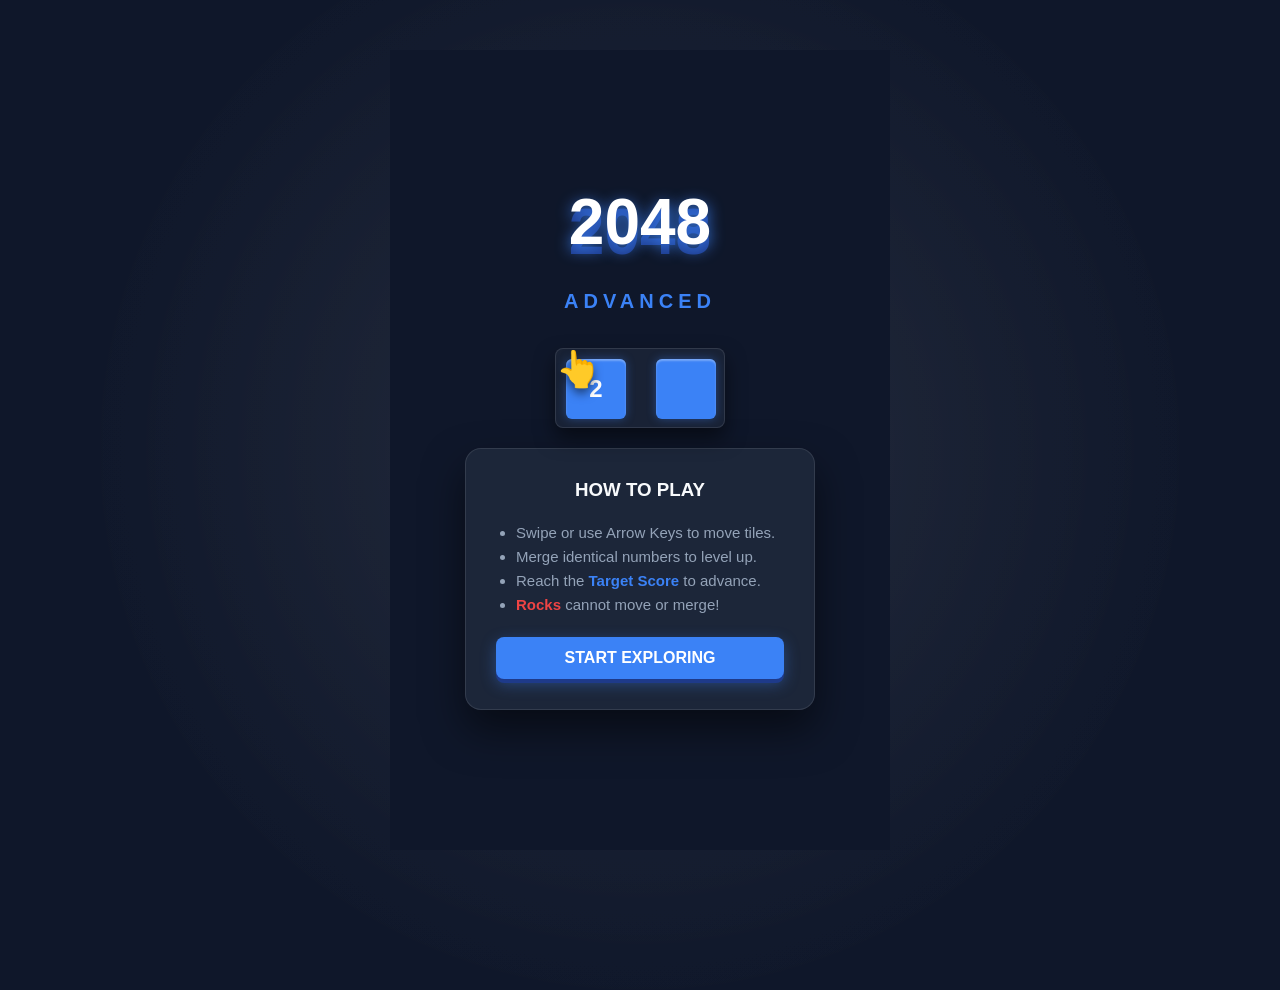
<file: games/2048-advanced/index.html>
<!DOCTYPE html>
<html lang="en">

<head>
    <meta charset="UTF-8">
    <meta name="viewport" content="width=device-width, initial-scale=1.0, maximum-scale=1.0, user-scalable=no">
    <title>2048 Advanced - 3D Puzzle</title>
    
    <!-- Meta/Thumbnail -->
    <link rel="icon" type="image/svg+xml" href="assets/icons/icon.svg">
    <meta property="og:image" content="assets/images/thumbnail.svg">
    <meta property="og:title" content="2048 Advanced">
    <meta property="og:description" content="3D Grid Evolving Puzzle Experience">
    
    <link rel="stylesheet" href="css/style.css">
</head>

<body>
    <!-- Background layers for 3D/parallax effect -->
    <div id="bg-layer-1" class="parallax-bg"></div>
    <div id="bg-layer-2" class="parallax-bg"></div>

    <div id="app-container">
        <!-- Header / UI HUD -->
        <header id="hud" class="hidden-initially">
            <div class="hud-topline">
                <div class="game-title">2048 <span class="badge" id="level-badge">LVL 1</span></div>
                <div class="hud-scores">
                    <div class="score-card">
                        <div class="score-label">SCORE</div>
                        <div class="score-val" id="score-current">0</div>
                    </div>
                    <div class="score-card best-card">
                        <div class="score-label">BEST</div>
                        <div class="score-val" id="score-best">0</div>
                    </div>
                </div>
            </div>
            <div class="hud-bottomline">
                <div class="target-container">
                    TARGET: <span id="target-value">256</span>
                </div>
                <div id="controls-top">
                    <button id="btn-pause" class="icon-btn">⏸</button>
                    <button id="btn-sound" class="icon-btn">🔊</button>
                </div>
            </div>
        </header>

        <!-- Controls layer
        <div id="controls-top" class="hidden-initially">
            <button id="btn-pause" class="icon-btn">⏸</button>
            <button id="btn-sound" class="icon-btn">🔊</button>
        </div> -->

        <!-- Main Game Board 3D Container -->
        <main id="game-stage">
            <div id="board-container" class="board-container hidden-initially">
                <div id="board-grid" class="board-grid"></div>
                <div id="tiles-layer" class="tiles-layer"></div>
            </div>
        </main>

        <!-- UI Overlays -->
        <div id="screen-start" class="screen full-screen active">
            <h1 class="logo-3d">2048 <br><span class="logo-sub">ADVANCED</span></h1>

            <div class="animated-demo">
                <div class="demo-board">
                    <div class="demo-tile t-left">2</div>
                    <div class="demo-tile t-right"></div>
                    <div class="demo-hand">👆</div>
                </div>
            </div>

            <div class="card tutorial-card">
                <h3>HOW TO PLAY</h3>
                <ul>
                    <li>Swipe or use Arrow Keys to move tiles.</li>
                    <li>Merge identical numbers to level up.</li>
                    <li>Reach the <strong class="hl">Target Score</strong> to advance.</li>
                    <li><strong class="hl-red">Rocks</strong> cannot move or merge!</li>
                </ul>
                <button id="btn-start" class="primary-btn pulse">START EXPLORING</button>
            </div>
        </div>

        <!-- Pause Screen -->
        <div id="screen-pause" class="screen overlay">
            <div class="card">
                <h2>PAUSED</h2>
                <div class="btn-group">
                    <button id="btn-resume" class="primary-btn">RESUME GAME</button>
                    <button id="btn-restart" class="secondary-btn">RESTART LEVEL</button>
                </div>
            </div>
        </div>

        <!-- Game Over Screen -->
        <div id="screen-gameover" class="screen overlay">
            <div class="card">
                <h2>GAME OVER</h2>
                <p>No moves left!</p>
                <div class="final-score">SCORE: <span id="final-score-val">0</span></div>
                <button id="btn-retry" class="primary-btn">TRY AGAIN</button>
            </div>
        </div>

        <!-- Level Complete Screen -->
        <div id="screen-level-up" class="screen overlay">
            <div class="card">
                <h2 class="hdr-success">LEVEL PASSED!</h2>
                <div class="stars-container">
                    <span class="star pop-in-1">⭐</span>
                    <span class="star pop-in-2">⭐</span>
                    <span class="star pop-in-3">⭐</span>
                </div>
                <p id="next-level-desc" class="desc">Prepare for next challenge...</p>
                <button id="btn-next" class="primary-btn glow">CONTINUE</button>
            </div>
        </div>
    </div>

    <!-- Script loaded for core functionality and Audio Synthesis -->
    <script src="js/script.js"></script>
</body>

</html>
</file>
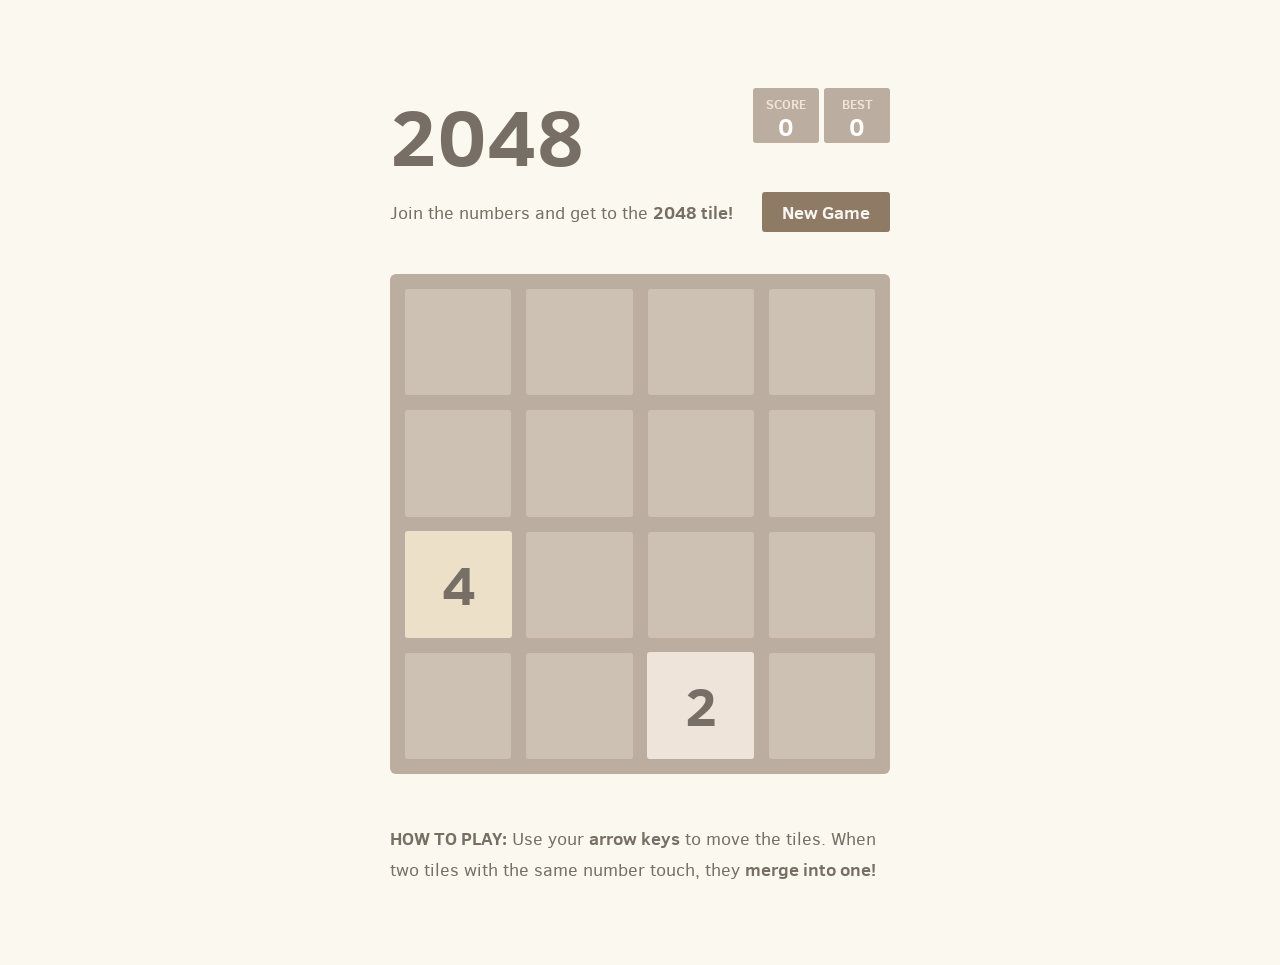
<file: games/2048/index.html>
<!DOCTYPE html>
<html>
<head>
  <meta charset="utf-8">
  <title>2048</title>

  <link href="style/main.css" rel="stylesheet" type="text/css">
  <link rel="shortcut icon" href="favicon.ico">
  <link rel="apple-touch-icon" href="meta/apple-touch-icon.png">
  <link rel="apple-touch-startup-image" href="meta/apple-touch-startup-image-640x1096.png" media="(device-width: 320px) and (device-height: 568px) and (-webkit-device-pixel-ratio: 2)"> <!-- iPhone 5+ -->
  <link rel="apple-touch-startup-image" href="meta/apple-touch-startup-image-640x920.png"  media="(device-width: 320px) and (device-height: 480px) and (-webkit-device-pixel-ratio: 2)"> <!-- iPhone, retina -->
  <meta name="apple-mobile-web-app-capable" content="yes">
  <meta name="apple-mobile-web-app-status-bar-style" content="black">

  <meta name="HandheldFriendly" content="True">
  <meta name="MobileOptimized" content="320">
  <meta name="viewport" content="width=device-width, target-densitydpi=160dpi, initial-scale=1.0, maximum-scale=1, user-scalable=no, minimal-ui">
</head>
<body>
  <div class="container">
    <div class="heading">
      <h1 class="title">2048</h1>
      <div class="scores-container">
        <div class="score-container">0</div>
        <div class="best-container">0</div>
      </div>
    </div>

    <div class="above-game">
      <p class="game-intro">Join the numbers and get to the <strong>2048 tile!</strong></p>
      <a class="restart-button">New Game</a>
    </div>

    <div class="game-container">
      <div class="game-message">
        <p></p>
        <div class="lower">
	        <a class="keep-playing-button">Keep going</a>
          <a class="retry-button">Try again</a>
        </div>
      </div>

      <div class="grid-container">
        <div class="grid-row">
          <div class="grid-cell"></div>
          <div class="grid-cell"></div>
          <div class="grid-cell"></div>
          <div class="grid-cell"></div>
        </div>
        <div class="grid-row">
          <div class="grid-cell"></div>
          <div class="grid-cell"></div>
          <div class="grid-cell"></div>
          <div class="grid-cell"></div>
        </div>
        <div class="grid-row">
          <div class="grid-cell"></div>
          <div class="grid-cell"></div>
          <div class="grid-cell"></div>
          <div class="grid-cell"></div>
        </div>
        <div class="grid-row">
          <div class="grid-cell"></div>
          <div class="grid-cell"></div>
          <div class="grid-cell"></div>
          <div class="grid-cell"></div>
        </div>
      </div>

      <div class="tile-container">

      </div>
    </div>

    <p class="game-explanation">
      <strong class="important">How to play:</strong> Use your <strong>arrow keys</strong> to move the tiles. When two tiles with the same number touch, they <strong>merge into one!</strong>
    </p>
  </div>

  <script src="js/bind_polyfill.js"></script>
  <script src="js/classlist_polyfill.js"></script>
  <script src="js/animframe_polyfill.js"></script>
  <script src="js/keyboard_input_manager.js"></script>
  <script src="js/html_actuator.js"></script>
  <script src="js/grid.js"></script>
  <script src="js/tile.js"></script>
  <script src="js/local_storage_manager.js"></script>
  <script src="js/game_manager.js"></script>
  <script src="js/application.js"></script>
</body>
</html>
</file>
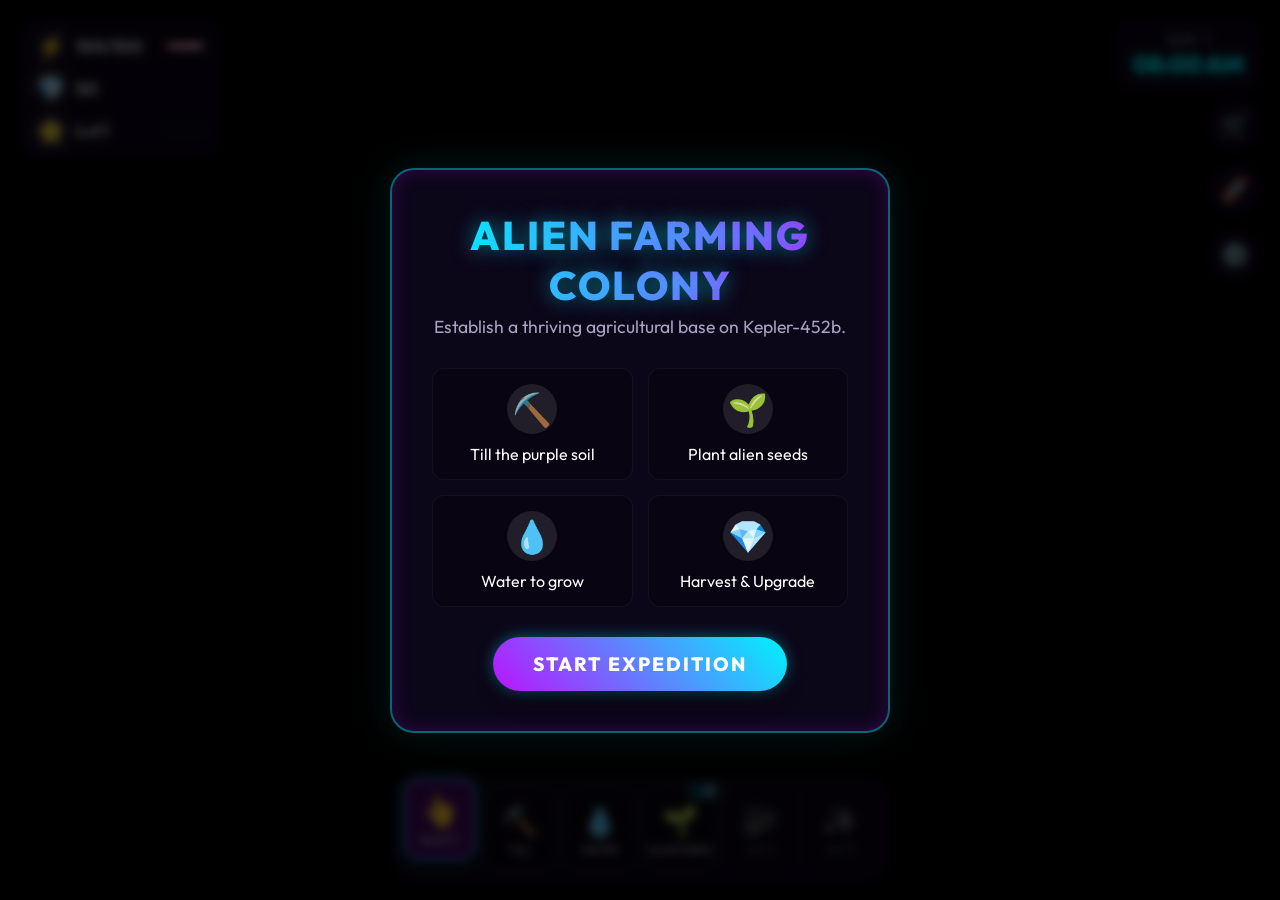
<file: games/alien-farming-colony/index.html>
<!DOCTYPE html>
<html lang="en">
<head>
    <meta charset="UTF-8">
    <meta name="viewport" content="width=device-width, initial-scale=1.0, maximum-scale=1.0, user-scalable=no">
    <title>Alien Farming Colony</title>
    <link href="https://fonts.googleapis.com/css2?family=Outfit:wght@300;400;600;800&display=swap" rel="stylesheet">
    <link rel="stylesheet" href="css/style.css">
    <link rel="icon" href="assets/icons/icon.svg" type="image/svg+xml">
</head>
<body>
    <!-- Game Canvas -->
    <canvas id="gameCanvas"></canvas>

    <!-- UI Overlay -->
    <div id="uiLayer">
        
        <!-- Top HUD -->
        <div id="hud" class="panel glass">
            <div class="stat-box">
                <div class="stat-icon energy-icon">⚡</div>
                <div class="stat-value" id="energyValue">100/100</div>
                <div class="stat-bar-bg"><div class="stat-bar-fill energy-fill" id="energyBar"></div></div>
            </div>
            <div class="stat-box">
                <div class="stat-icon money-icon">💎</div>
                <div class="stat-value" id="moneyValue">500</div>
            </div>
            <div class="stat-box">
                <div class="stat-icon level-icon">⭐</div>
                <div class="stat-value" id="levelValue">Lvl 1</div>
                <div class="stat-bar-bg"><div class="stat-bar-fill xp-fill" id="xpBar"></div></div>
            </div>
        </div>

        <!-- Time & Day -->
        <div id="timeHud" class="panel glass">
            <div id="dayDisplay">Day 1</div>
            <div id="timeDisplay">08:00 AM</div>
        </div>

        <!-- Tool / Inventory Bar (Bottom) -->
        <div id="toolbar" class="panel glass">
            <div class="tool-slot active" data-tool="cursor">
                <div class="tool-icon">👆</div>
                <div class="tool-name">Select</div>
            </div>
            <div class="tool-slot" data-tool="hoe">
                <div class="tool-icon">⛏️</div>
                <div class="tool-name">Till</div>
            </div>
            <div class="tool-slot" data-tool="water">
                <div class="tool-icon">💧</div>
                <div class="tool-name">Water</div>
            </div>
            <div class="tool-slot" data-tool="seed_glow">
                <div class="tool-icon">🌱</div>
                <div class="tool-name">Glow Seed</div>
                <div class="tool-cost">10💎</div>
            </div>
            <div class="tool-slot locked" data-tool="seed_energy">
                <div class="tool-icon">🫐</div>
                <div class="tool-name">Lvl 3</div>
            </div>
            <div class="tool-slot locked" data-tool="seed_star">
                <div class="tool-icon">✨</div>
                <div class="tool-name">Lvl 5</div>
            </div>
        </div>

        <!-- Right Side Menu Buttons -->
        <div id="menuButtons">
            <button class="circle-btn glass" id="btnShop">🛒</button>
            <button class="circle-btn glass" id="btnUpgrades">🚀</button>
            <button class="circle-btn glass" id="btnSettings">⚙️</button>
        </div>

    </div>

    <!-- Intro / Tutorial Screen -->
    <div id="introScreen" class="modal-overlay active">
        <div class="modal-content glass-heavy 3d-panel">
            <h1 class="neon-text title-glow">ALIEN FARMING COLONY</h1>
            <p class="subtitle">Establish a thriving agricultural base on Kepler-452b.</p>
            
            <div class="tutorial-grid">
                <div class="tut-item">
                    <div class="tut-icon">⛏️</div>
                    <p>Till the purple soil</p>
                </div>
                <div class="tut-item">
                    <div class="tut-icon">🌱</div>
                    <p>Plant alien seeds</p>
                </div>
                <div class="tut-item">
                    <div class="tut-icon">💧</div>
                    <p>Water to grow</p>
                </div>
                <div class="tut-item">
                    <div class="tut-icon">💎</div>
                    <p>Harvest & Upgrade</p>
                </div>
            </div>

            <button id="btnStartGame" class="btn-primary 3d-btn">START EXPEDITION</button>
        </div>
    </div>

    <!-- Shop / Upgrade Modal -->
    <div id="shopScreen" class="modal-overlay hidden">
        <div class="modal-content glass-heavy 3d-panel wide-panel">
            <button class="close-btn" id="btnCloseShop">✖</button>
            <h2 class="neon-text">COLONY UPGRADES</h2>
            
            <div class="upgrade-list">
                <div class="upgrade-item glass">
                    <div class="upg-icon">⛏️</div>
                    <div class="upg-info">
                        <h3>Plasma Hoe</h3>
                        <p>Tills faster, uses less energy.</p>
                    </div>
                    <button class="btn-buy" data-upgrade="hoe" data-cost="1000">1000💎</button>
                </div>
                <div class="upgrade-item glass">
                    <div class="upg-icon">💧</div>
                    <div class="upg-info">
                        <h3>Hydro-Drone</h3>
                        <p>Automatically waters dry crops.</p>
                    </div>
                    <button class="btn-buy" data-upgrade="water" data-cost="2500">2500💎</button>
                </div>
                <div class="upgrade-item glass">
                    <div class="upg-icon">⚡</div>
                    <div class="upg-info">
                        <h3>Energy Core</h3>
                        <p>Increases max energy by 50.</p>
                    </div>
                    <button class="btn-buy" data-upgrade="energy" data-cost="1500">1500💎</button>
                </div>
                <div class="upgrade-item glass">
                    <div class="upg-icon">🧑‍🌾</div>
                    <div class="upg-info">
                        <h3>Harvest Bot</h3>
                        <p>Auto-harvests mature crops.</p>
                    </div>
                    <button class="btn-buy" data-upgrade="bot" data-cost="5000">5000💎</button>
                </div>
            </div>
        </div>
    </div>

    <script src="js/audio.js"></script>
    <script src="js/script.js"></script>
</body>
</html>
</file>
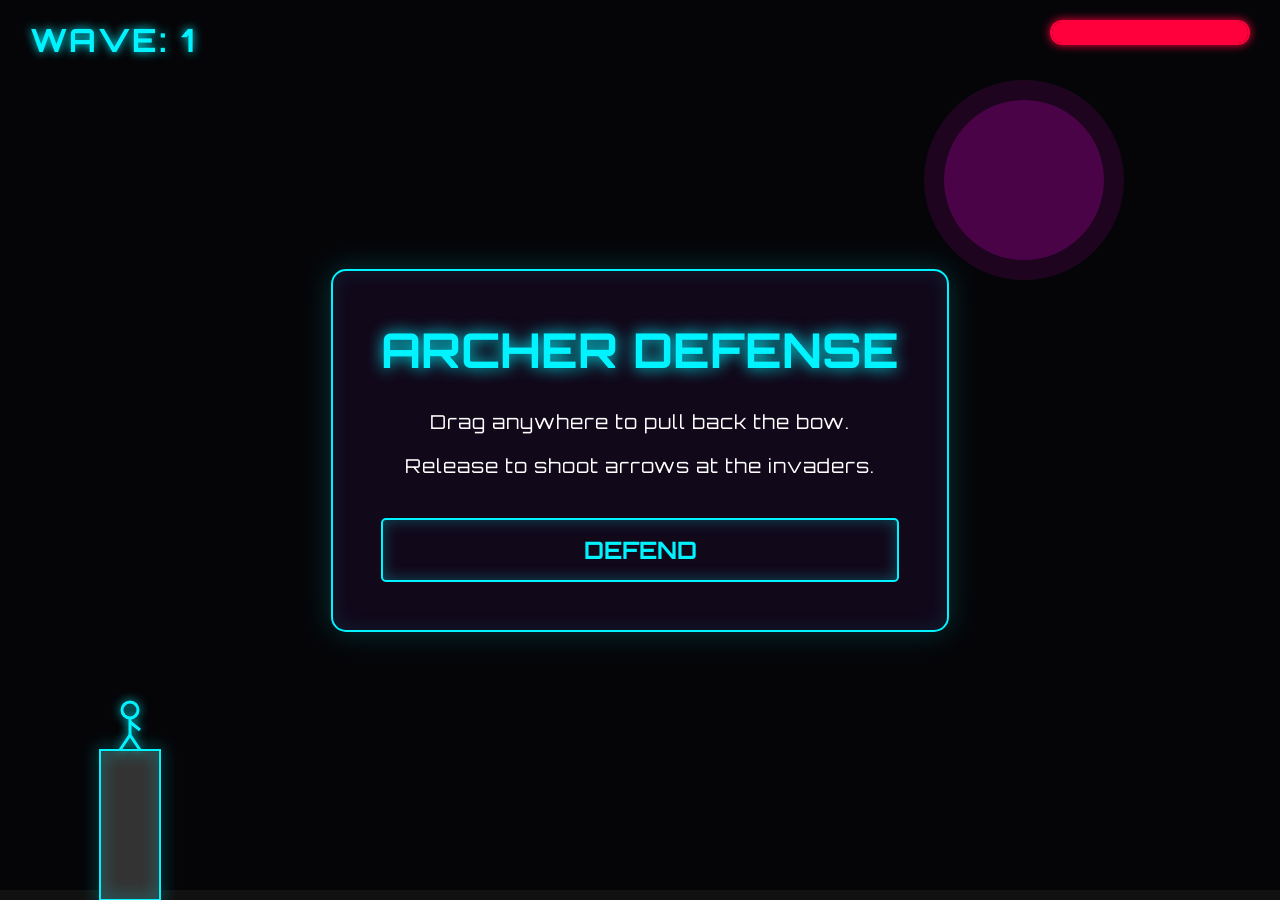
<file: games/archer-defense/index.html>
<!DOCTYPE html>
<html lang="en">
<head>
    <meta charset="UTF-8">
    <meta name="viewport" content="width=device-width, initial-scale=1.0, maximum-scale=1.0, user-scalable=no">
    <title>Archer Defense</title>
    <link href="https://fonts.googleapis.com/css2?family=Orbitron:wght@400;700;900&display=swap" rel="stylesheet">
    <link rel="stylesheet" href="css/style.css">
    <link rel="icon" type="image/png" href="assets/thumb.png">
</head>
<body>
    <div id="game-container">
        <canvas id="gameCanvas"></canvas>
        <div id="ui-layer">
            <div id="scoreDisplay">WAVE: 1</div>
            <div id="healthBarContainer"><div id="healthBar"></div></div>
            
            <div id="startScreen" class="screen active">
                <h1>ARCHER DEFENSE</h1>
                <p>Drag anywhere to pull back the bow.</p>
                <p>Release to shoot arrows at the invaders.</p>
                <button id="startBtn">DEFEND</button>
            </div>

            <div id="gameOverScreen" class="screen">
                <h1>CASTLE FALLEN</h1>
                <p>WAVES SURVIVED: <span id="finalScore">0</span></p>
                <button id="restartBtn">RETRY</button>
            </div>
        </div>
    </div>
    <script src="js/script.js"></script>
</body>
</html>
</file>
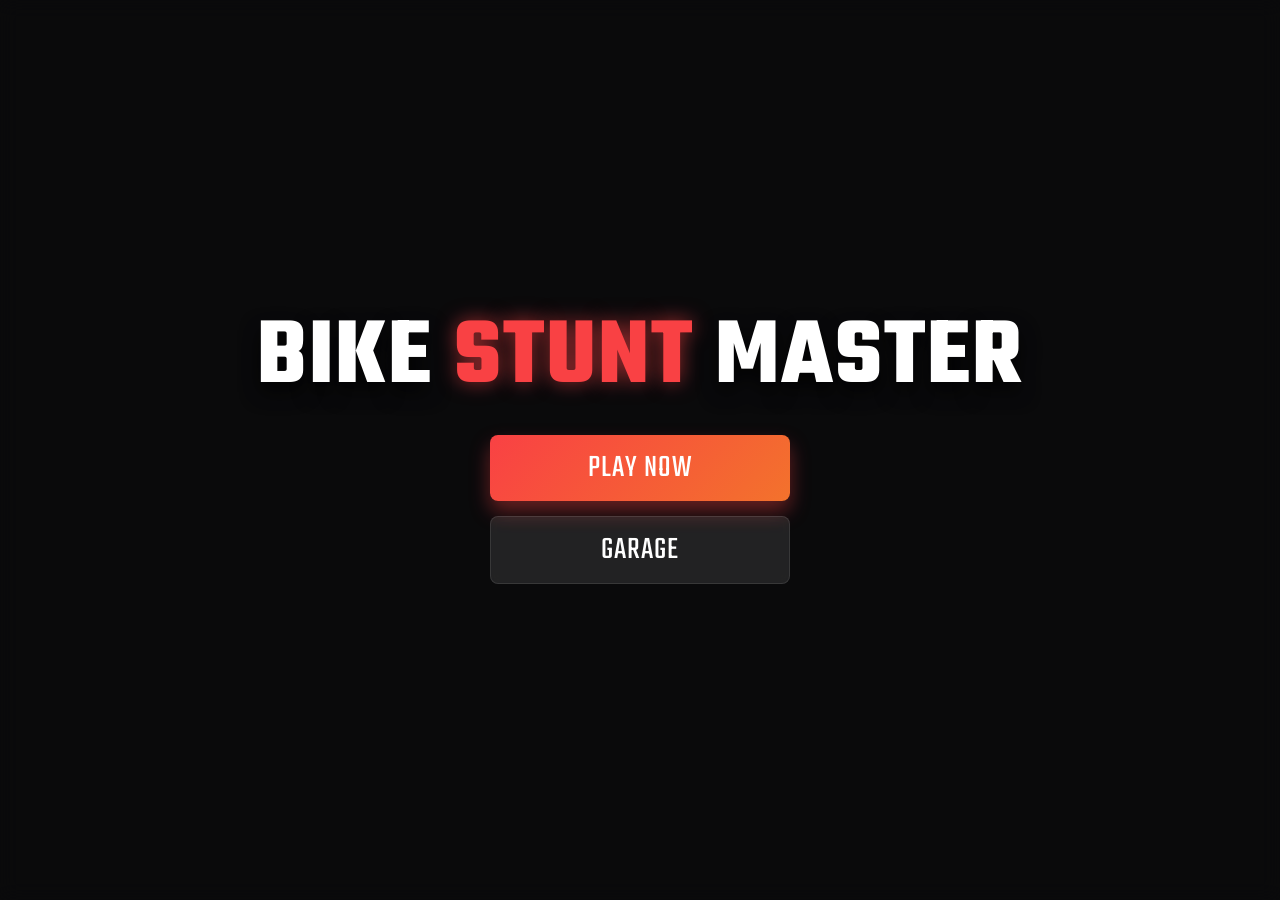
<file: games/bike-stunt-master/index.html>
<!DOCTYPE html>
<html lang="en">
<head>
    <meta charset="UTF-8">
    <meta name="viewport" content="width=device-width, initial-scale=1.0, maximum-scale=1.0, user-scalable=no">
    <title>Bike Stunt Master</title>
    <link rel="stylesheet" href="css/style.css">
    <link rel="icon" type="image/svg+xml" href="assets/images/icon.svg">
    <meta property="og:image" content="assets/images/thumbnail.svg">
    <link href="https://fonts.googleapis.com/css2?family=Montserrat:ital,wght@0,300;0,400;0,700;0,900;1,400;1,700&family=Teko:wght@400;600;700&display=swap" rel="stylesheet">
</head>
<body>
    <div id="game-container">
        <!-- Main Game Canvas -->
        <canvas id="gameCanvas"></canvas>

        <!-- UI Overlays -->
        <div id="ui-layer">
            <!-- Top HUD -->
            <div id="hud" class="hidden">
                <div class="hud-left">
                    <div class="score-box">
                        <span class="label">SCORE</span>
                        <span id="score-display">0</span>
                    </div>
                    <div class="level-box">
                        <span class="label">LEVEL</span>
                        <span id="level-display">1</span>
                    </div>
                </div>
                
                <div class="hud-center">
                    <div id="combo-display" class="hidden">
                        <span id="combo-text">WHEELIE!</span>
                        <span id="combo-multiplier">x2</span>
                    </div>
                </div>

                <div class="hud-right">
                    <div class="speedometer">
                        <div class="speed-ring"></div>
                        <div class="speed-value" id="speed-display">0</div>
                        <div class="speed-label">KM/H</div>
                    </div>
                </div>
            </div>

            <!-- Menus -->
            
            <!-- Main Menu -->
            <div id="main-menu" class="menu-screen active">
                <div class="logo-container">
                    <h1>BIKE <span class="highlight">STUNT</span> MASTER</h1>
                </div>
                <div class="menu-buttons">
                    <button id="btn-play" class="btn-primary">PLAY NOW</button>
                    <button id="btn-garage" class="btn-secondary">GARAGE</button>
                </div>
            </div>

            <!-- Level Select Menu -->
            <div id="level-menu" class="menu-screen hidden">
                <h2>SELECT TRACK</h2>
                <div id="level-grid" class="level-grid">
                    <!-- Levels injected via JS -->
                </div>
                <button id="btn-back-main" class="btn-secondary btn-back">BACK</button>
            </div>

            <!-- Gameplay Guide / Tutorial -->
            <div id="tutorial-screen" class="menu-screen hidden">
                <h2>HOW TO RIDE</h2>
                <div class="tutorial-content">
                    <div class="tut-item">
                        <div class="key-icon">↑ / W</div>
                        <div class="tut-text">Accelerate</div>
                    </div>
                    <div class="tut-item">
                        <div class="key-icon">↓ / S</div>
                        <div class="tut-text">Brake / Reverse</div>
                    </div>
                    <div class="tut-item">
                        <div class="key-icon">← / A</div>
                        <div class="tut-text">Lean Back</div>
                    </div>
                    <div class="tut-item">
                        <div class="key-icon">→ / D</div>
                        <div class="tut-text">Lean Forward</div>
                    </div>
                    <div class="tut-item stunts-tut">
                        Perform Wheelies, Flips, and land smoothly for Combos!
                    </div>
                </div>
                <button id="btn-start-game" class="btn-primary">START ENGINE</button>
            </div>

            <!-- Game Over / Level Complete -->
            <div id="end-screen" class="menu-screen hidden">
                <h2 id="end-title">CRASHED!</h2>
                <div class="stats-box">
                    <div class="stat-row"><span>Score:</span> <span id="end-score">0</span></div>
                    <div class="stat-row"><span>Time:</span> <span id="end-time">0:00</span></div>
                </div>
                <div class="menu-buttons">
                    <button id="btn-restart" class="btn-primary">RETRY</button>
                    <button id="btn-next" class="btn-primary hidden">NEXT LEVEL</button>
                    <button id="btn-menu" class="btn-secondary">MENU</button>
                </div>
            </div>
            
        </div>

        <!-- Mobile Controls Overlay -->
        <div id="mobile-controls" class="hidden">
            <div class="controls-left">
                <button id="btn-lean-back" class="control-btn tilt-btn">↻</button>
                <button id="btn-lean-fwd" class="control-btn tilt-btn">↺</button>
            </div>
            <div class="controls-right">
                <button id="btn-brake" class="control-btn pedal-btn">BRAKE</button>
                <button id="btn-accel" class="control-btn pedal-btn">GAS</button>
            </div>
        </div>
        
    </div>

    <!-- Scripts -->
    <script src="js/physics.js"></script>
    <script src="js/game.js"></script>
    <script src="js/script.js"></script>
</body>
</html>
</file>
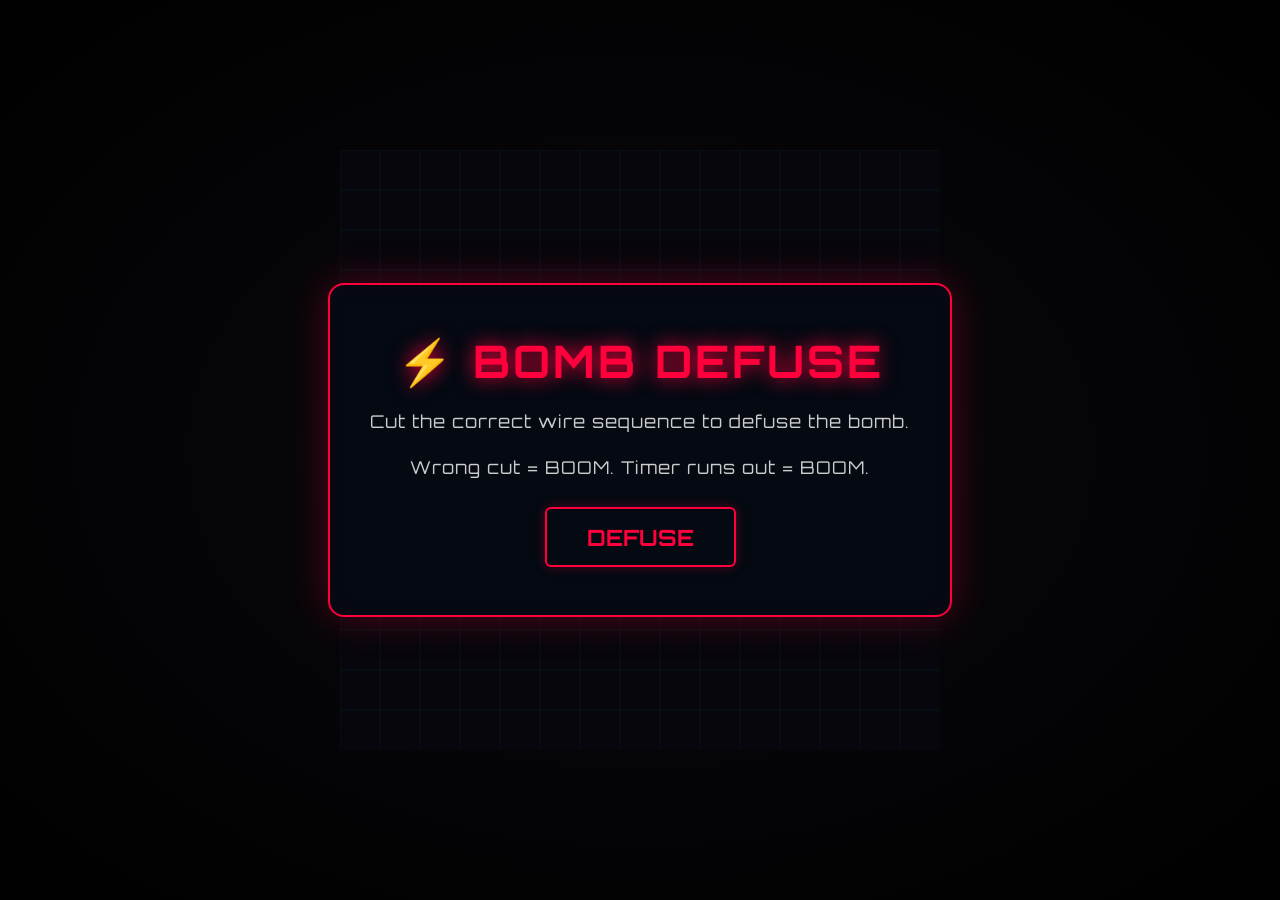
<file: games/bomb-defuse-puzzle/index.html>
<!DOCTYPE html>
<html lang="en">
<head>
    <meta charset="UTF-8">
    <meta name="viewport" content="width=device-width, initial-scale=1.0, maximum-scale=1.0, user-scalable=no">
    <title>Bomb Defuse Puzzle</title>
    <link href="https://fonts.googleapis.com/css2?family=Orbitron:wght@400;700;900&family=Share+Tech+Mono&display=swap" rel="stylesheet">
    <link rel="stylesheet" href="css/style.css">
    <link rel="icon" type="image/png" href="assets/thumb.png">
</head>
<body>
    <div id="game-container">
        <canvas id="gameCanvas"></canvas>
        <div id="ui-layer">
            <div id="startScreen" class="screen active">
                <h1>⚡ BOMB DEFUSE</h1>
                <p>Cut the correct wire sequence to defuse the bomb.</p>
                <p>Wrong cut = BOOM. Timer runs out = BOOM.</p>
                <button id="startBtn">DEFUSE</button>
            </div>
            <div id="gameOverScreen" class="screen">
                <h1 id="resultTitle">BOOM!</h1>
                <p id="resultMsg">You cut the wrong wire.</p>
                <p>LEVEL: <span id="finalLevel">0</span></p>
                <button id="restartBtn">TRY AGAIN</button>
            </div>
        </div>
    </div>
    <script src="js/script.js"></script>
</body>
</html>
</file>
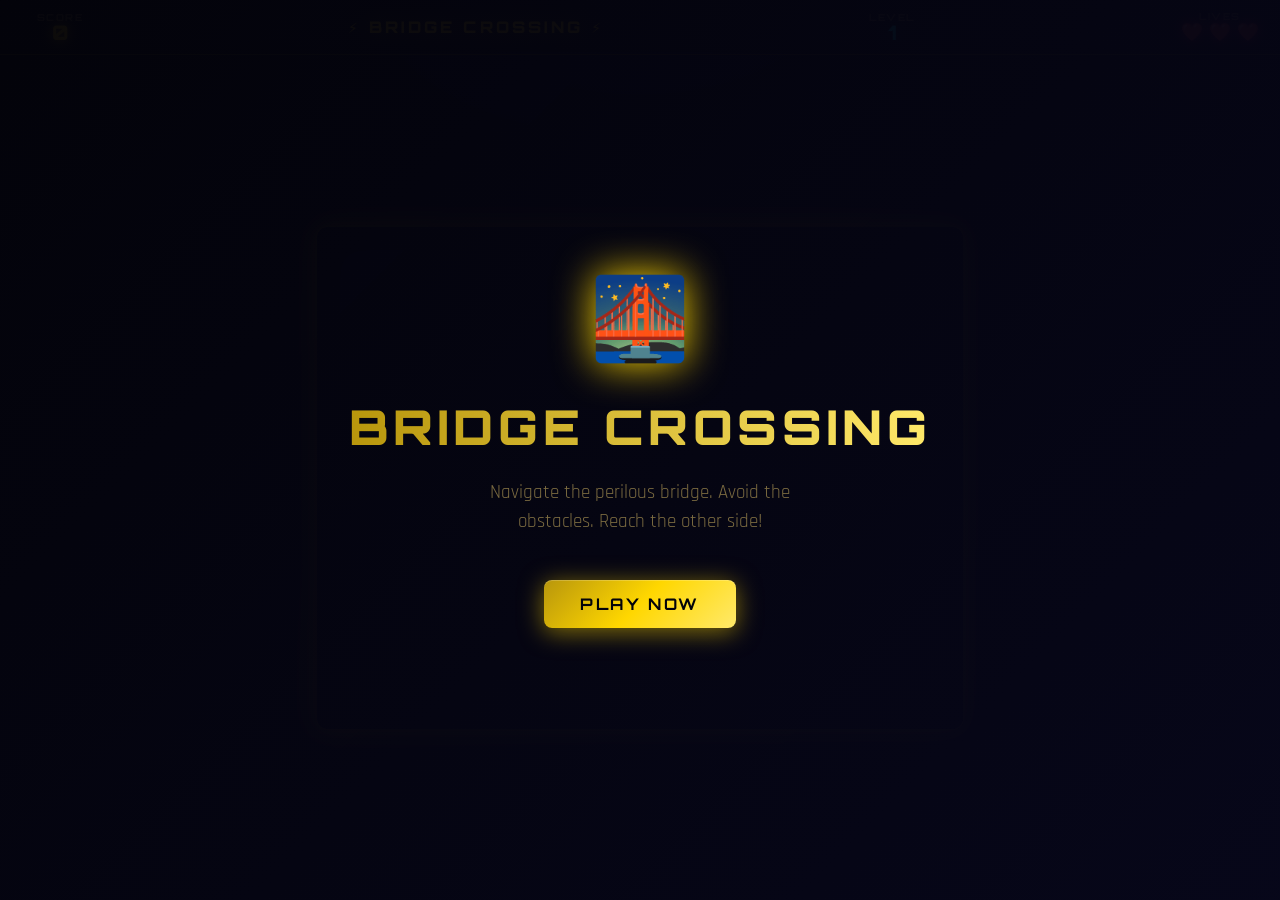
<file: games/bridge-crossing-challenge/index.html>
<!DOCTYPE html>
<html lang="en">
<head>
  <meta charset="UTF-8">
  <meta name="viewport" content="width=device-width, initial-scale=1.0, maximum-scale=1.0, user-scalable=no">
  <title>BRIDGE CROSSING CHALLENGE — Luxury Edition</title>
  <meta name="description" content="Bridge Crossing Challenge — Premium neon-gold luxury arcade game. Navigate traffic and rivers to reach the other side!">
  <link rel="stylesheet" href="css/style.css">
    <link rel="icon" type="image/png" href="assets/thumb.png">
</head>
<body>
  <div id="game-container"></div>
  <script src="js/script.js"></script>
</body>
</html>
</file>
<file: games/2048-advanced/css/style.css>
/* ==== VARIABLES & THEME ==== */
:root {
    /* Base Colors */
    --bg-main: #0f172a;
    --text-main: #f8fafc;
    --text-muted: #94a3b8;
    
    /* Board Styling */
    --board-bg: rgba(30, 41, 59, 0.7);
    --grid-cell-bg: rgba(15, 23, 42, 0.6);
    --board-radius: 12px;
    --board-shadow: 0 20px 40px rgba(0,0,0,0.5), inset 0 1px 1px rgba(255,255,255,0.1);
    
    /* Tile Sizing - dynamic via JS but default fallback */
    --grid-size: 4;
    --gap: 10px;
    --board-padding: 10px;
    /* Calculated in JS, fallback here */
    --cell-size: 70px; 
    
    /* UI components */
    --accent: #3b82f6;
    --accent-hover: #2563eb;
    --success: #10b981;
    --danger: #ef4444;
}

/* Level Themes (Set by JS on body) */
body.level-1 {
    --bg-main: #0f141e;
    --board-bg: rgba(30, 40, 60, 0.7);
}
body.level-2 {
    --bg-main: #1e1b2e;
    --board-bg: rgba(50, 40, 70, 0.7);
    --accent: #8b5cf6;
}
body.level-3 {
    --bg-main: #142828;
    --board-bg: rgba(30, 60, 60, 0.7);
    --accent: #14b8a6;
}
body.level-4 {
    --bg-main: #2e1818;
    --board-bg: rgba(70, 30, 30, 0.7);
    --accent: #f43f5e;
}
body.level-5, body.level-6, body.level-7 {
    --bg-main: #0a0a0a;
    --board-bg: rgba(30, 30, 30, 0.7);
    --accent: #f59e0b;
}

/* ==== RESET ==== */
* {
    box-sizing: border-box;
    margin: 0;
    padding: 0;
    user-select: none;
    -webkit-tap-highlight-color: transparent;
}

body {
    background-color: var(--bg-main);
    color: var(--text-main);
    font-family: 'Segoe UI', Tahoma, Geneva, Verdana, sans-serif;
    overflow: hidden;
    height: 100vh;
    width: 100vw;
    display: flex;
    justify-content: center;
    align-items: center;
    transition: background-color 1s ease;
}

/* ==== BACKGROUND PARALLAX ==== */
.parallax-bg {
    position: absolute;
    top: -10%; left: -10%; right: -10%; bottom: -10%;
    z-index: -1;
    background: radial-gradient(circle at center, rgba(255,255,255,0.05) 0%, transparent 60%);
    pointer-events: none;
    transition: transform 0.1s ease-out;
}

/* ==== LAYOUT ==== */
#app-container {
    width: 100%;
    max-width: 500px;
    height: 100%;
    max-height: 800px;
    display: flex;
    flex-direction: column;
    position: relative;
    padding: 20px;
}

.hidden-initially {
    opacity: 0;
    pointer-events: none;
    transition: opacity 0.5s ease;
}
.game-active .hidden-initially {
    opacity: 1;
    pointer-events: auto;
}

/* ==== HUD HEADER ==== */
#hud {
    display: flex;
    flex-direction: column;
    gap: 15px;
    margin-bottom: 20px;
    width: 100%;
}

.hud-topline {
    display: flex;
    justify-content: space-between;
    align-items: center;
}

.hud-bottomline {
    display: flex;
    justify-content: space-between;
    align-items: center;
}

.hud-scores {
    display: flex;
    gap: 10px;
}

.game-title {
    font-size: 32px;
    font-weight: 800;
    letter-spacing: 1px;
    display: flex;
    align-items: center;
    gap: 10px;
    text-shadow: 0 2px 10px rgba(255,255,255,0.2);
}

.badge {
    background: var(--accent);
    font-size: 14px;
    padding: 4px 8px;
    border-radius: 6px;
    font-weight: bold;
    box-shadow: 0 0 10px var(--accent);
}

.target-container {
    font-size: 14px;
    color: var(--text-muted);
    font-weight: 600;
}
#target-value {
    color: var(--text-main);
    font-weight: 800;
}

.score-card {
    background: var(--board-bg);
    padding: 8px 16px;
    border-radius: 8px;
    text-align: center;
    box-shadow: 0 4px 10px rgba(0,0,0,0.3);
    border: 1px solid rgba(255,255,255,0.05);
}

.score-label {
    font-size: 11px;
    color: var(--text-muted);
    font-weight: 700;
    letter-spacing: 1px;
}

.score-val {
    font-size: 20px;
    font-weight: 800;
}

/* ==== CONTROLS ==== */
#controls-top {
    display: flex;
    gap: 10px;
}

.icon-btn {
    background: rgba(255,255,255,0.1);
    border: none;
    color: #fff;
    width: 40px;
    height: 40px;
    border-radius: 50%;
    font-size: 18px;
    cursor: pointer;
    backdrop-filter: blur(4px);
    transition: 0.2s;
}
.icon-btn:hover { background: rgba(255,255,255,0.2); transform: scale(1.1); }

/* ==== GAME BOARD 3D ==== */
#game-stage {
    flex: 1;
    display: flex;
    justify-content: center;
    align-items: center;
    perspective: 1000px;
}

.board-container {
    background: var(--board-bg);
    padding: var(--board-padding);
    border-radius: var(--board-radius);
    box-shadow: var(--board-shadow);
    position: relative;
    backdrop-filter: blur(10px);
    border: 1px solid rgba(255,255,255,0.1);
    transform-style: preserve-3d;
    transition: transform 0.1s ease-out;
}

.board-grid {
    display: grid;
    grid-template-columns: repeat(var(--grid-size), var(--cell-size));
    grid-template-rows: repeat(var(--grid-size), var(--cell-size));
    gap: var(--gap);
}

.grid-cell {
    width: var(--cell-size);
    height: var(--cell-size);
    background: var(--grid-cell-bg);
    border-radius: 6px;
    box-shadow: inset 0 2px 5px rgba(0,0,0,0.3);
}

.tiles-layer {
    position: absolute;
    top: var(--board-padding);
    left: var(--board-padding);
    width: calc(100% - var(--board-padding)*2);
    height: calc(100% - var(--board-padding)*2);
    pointer-events: none;
}

/* ==== TILES ==== */
.tile {
    position: absolute;
    width: var(--cell-size);
    height: var(--cell-size);
    border-radius: 6px;
    display: flex;
    justify-content: center;
    align-items: center;
    font-size: 28px;
    font-weight: bold;
    color: #fff;
    transition: transform 0.15s ease-in-out;
    box-shadow: 0 4px 8px rgba(0,0,0,0.2), inset 0 1px 2px rgba(255,255,255,0.2);
    z-index: 10;
}

/* Tile Appearance Colors */
.tile[data-val="2"]    { background: #3b82f6; box-shadow: 0 0 10px rgba(59, 130, 246, 0.4), inset 0 2px 2px rgba(255,255,255,0.3); }
.tile[data-val="4"]    { background: #8b5cf6; box-shadow: 0 0 10px rgba(139, 92, 246, 0.4), inset 0 2px 2px rgba(255,255,255,0.3); }
.tile[data-val="8"]    { background: #10b981; box-shadow: 0 0 15px rgba(16, 185, 129, 0.5), inset 0 2px 2px rgba(255,255,255,0.3); }
.tile[data-val="16"]   { background: #f59e0b; box-shadow: 0 0 15px rgba(245, 158, 11, 0.5), inset 0 2px 2px rgba(255,255,255,0.3); }
.tile[data-val="32"]   { background: #ef4444; box-shadow: 0 0 20px rgba(239, 68, 68, 0.6), inset 0 2px 2px rgba(255,255,255,0.3); }
.tile[data-val="64"]   { background: #ec4899; box-shadow: 0 0 20px rgba(236, 72, 153, 0.6), inset 0 2px 2px rgba(255,255,255,0.3); }
.tile[data-val="128"]  { background: #facc15; color: #1f2937; box-shadow: 0 0 25px rgba(250, 204, 21, 0.7), inset 0 2px 4px rgba(255,255,255,0.5); font-size: 24px; }
.tile[data-val="256"]  { background: #fb923c; box-shadow: 0 0 25px rgba(251, 146, 60, 0.7), inset 0 2px 4px rgba(255,255,255,0.5); font-size: 24px; }
.tile[data-val="512"]  { background: #fb7185; box-shadow: 0 0 30px rgba(251, 113, 133, 0.8), inset 0 2px 4px rgba(255,255,255,0.5); font-size: 24px; }
.tile[data-val="1024"] { background: #c084fc; box-shadow: 0 0 35px rgba(192, 132, 252, 0.9), inset 0 2px 4px rgba(255,255,255,0.5); font-size: 20px; }
.tile[data-val="2048"] { background: #2dd4bf; box-shadow: 0 0 40px rgba(45, 212, 191, 1), inset 0 2px 4px rgba(255,255,255,0.5); font-size: 20px; }
.tile[data-val="4096"] { background: #000; box-shadow: 0 0 50px rgba(255, 255, 255, 0.5), inset 0 2px 4px rgba(255,255,255,0.5); font-size: 20px; border: 2px solid #fff; }

.tile[data-val="-1"]   { background: #475569; color: transparent; box-shadow: inset 0 5px 15px rgba(0,0,0,0.8); border: 2px solid #334155; }
.tile[data-val="-1"]::after {
    content: "✖";
    color: #94a3b8;
    position: absolute;
    font-size: 30px;
}

/* Animations */
.tile.new { animation: popIn 0.3s cubic-bezier(0.175, 0.885, 0.32, 1.275); }
.tile.merged { animation: mergePop 0.3s cubic-bezier(0.175, 0.885, 0.32, 1.275); z-index: 11; }

@keyframes popIn {
    0% { transform: scale(0); opacity: 0; }
    100% { transform: scale(1); opacity: 1; }
}

@keyframes mergePop {
    0% { transform: scale(1); }
    50% { transform: scale(1.2); box-shadow: 0 0 30px #fff; }
    100% { transform: scale(1); }
}

/* ==== SCREENS / MENUS ==== */
.screen {
    position: absolute;
    top: 0; left: 0; width: 100%; height: 100%;
    display: flex;
    flex-direction: column;
    justify-content: center;
    align-items: center;
    opacity: 0;
    pointer-events: none;
    transition: opacity 0.3s ease;
    z-index: 100;
}
.screen.active {
    opacity: 1;
    pointer-events: auto;
}

.full-screen {
    background: var(--bg-main);
    z-index: 200;
}

.overlay {
    background: rgba(0,0,0,0.7);
    backdrop-filter: blur(5px);
}

.card {
    background: rgba(30, 41, 59, 0.9);
    padding: 30px;
    border-radius: 16px;
    text-align: center;
    box-shadow: 0 20px 40px rgba(0,0,0,0.5);
    border: 1px solid rgba(255,255,255,0.1);
    max-width: 90%;
    width: 350px;
}

.logo-3d {
    font-size: 64px;
    font-weight: 900;
    text-align: center;
    margin-bottom: 20px;
    color: #fff;
    text-shadow: 0 5px 15px var(--accent), 0 10px 0 #1e3a8a;
    line-height: 1;
}
.logo-sub {
    font-size: 20px;
    letter-spacing: 5px;
    color: var(--accent);
    text-shadow: none;
    font-weight: 600;
}

/* DEMO ANIMATION */
.animated-demo {
    margin: 10px 0 20px 0;
    width: 170px;
    height: 80px;
    background: var(--board-bg);
    border-radius: 8px;
    position: relative;
    overflow: hidden;
    box-shadow: 0 10px 20px rgba(0,0,0,0.5);
    border: 1px solid rgba(255,255,255,0.1);
}

.demo-board {
    width: 100%;
    height: 100%;
    position: absolute;
    top: 0; left: 0;
}

.demo-tile {
    width: 60px;
    height: 60px;
    border-radius: 6px;
    background: #3b82f6; 
    color: white;
    font-size: 24px;
    font-weight: bold;
    display: flex;
    justify-content: center;
    align-items: center;
    position: absolute;
    top: 10px;
    box-shadow: 0 0 10px rgba(59, 130, 246, 0.4), inset 0 2px 2px rgba(255,255,255,0.3);
}

.t-left {
    left: 10px;
    animation: slideLeft 2.5s infinite ease-in-out;
}

.t-right {
    left: 100px;
    color: transparent;
}
.t-right::after {
    content: "2";
    animation: changeValue 2.5s infinite ease-in-out;
}

.demo-hand {
    position: absolute;
    font-size: 35px;
    animation: swipeHand 2.5s infinite ease-in-out;
    filter: drop-shadow(0 5px 5px rgba(0,0,0,0.5));
    z-index: 10;
}

@keyframes slideLeft {
    0%, 20% { transform: translateX(0); opacity: 1; left: 10px; }
    40% { transform: translateX(90px); opacity: 0; }
    41%, 100% { opacity: 0; }
}

@keyframes changeValue {
    0%, 35% { content: "2"; color: white; background: #3b82f6; }
    40% { content: "4"; color: white; transform: scale(1.1); box-shadow: 0 0 15px #fff; }
    50%, 80% { content: "4"; color: white; transform: scale(1); background: #8b5cf6;}
    81%, 100% { content: "2"; color: white; background: #3b82f6; }
}
/* Ensure the t-right base styling changes too */
.t-right {
    animation: cycleBg 2.5s infinite ease-in-out;
}
@keyframes cycleBg {
    0%, 35% { background: #3b82f6; }
    40%, 80% { background: #8b5cf6; }
    81%, 100% { background: #3b82f6; }
}

@keyframes swipeHand {
    0%, 10% { transform: translate(30px, 30px) scale(1); opacity: 0; }
    15% { transform: translate(30px, 30px) scale(0.9); opacity: 1; }
    35% { transform: translate(120px, 30px) scale(0.9); opacity: 1; }
    40%, 100% { transform: translate(120px, 30px) scale(1); opacity: 0; }
}

.tutorial-card ul {
    text-align: left;
    margin: 20px 0;
    padding-left: 20px;
    color: var(--text-muted);
    font-size: 15px;
    line-height: 1.6;
}
.tutorial-card .hl { color: var(--accent); }
.tutorial-card .hl-red { color: var(--danger); }

h2 { font-size: 28px; margin-bottom: 10px; }
.hdr-success { color: var(--success); text-shadow: 0 0 10px rgba(16, 185, 129, 0.5); }

.final-score {
    font-size: 20px;
    margin: 15px 0;
    color: var(--text-muted);
}
.final-score span {
    font-size: 28px;
    color: #fff;
    font-weight: bold;
}

/* BUTTONS */
button { font-family: inherit; cursor: pointer; outline: none; }

.primary-btn {
    background: var(--accent);
    color: white;
    border: none;
    padding: 12px 24px;
    font-size: 16px;
    font-weight: bold;
    border-radius: 8px;
    width: 100%;
    box-shadow: 0 4px 0 #1e3a8a, 0 5px 15px rgba(59, 130, 246, 0.4);
    transition: all 0.1s;
}
.primary-btn:active {
    transform: translateY(4px);
    box-shadow: 0 0 0 #1e3a8a;
}
.primary-btn.glow {
    box-shadow: 0 4px 0 #065f46, 0 0 20px rgba(16, 185, 129, 0.6);
    background: var(--success);
}

.secondary-btn {
    background: transparent;
    color: var(--text-muted);
    border: 1px solid var(--text-muted);
    padding: 12px 24px;
    font-size: 14px;
    font-weight: bold;
    border-radius: 8px;
    width: 100%;
    margin-top: 10px;
    transition: 0.2s;
}
.secondary-btn:hover { background: rgba(255,255,255,0.1); color: #fff; }

.pulse {
    animation: pulseAnim 2s infinite;
}
@keyframes pulseAnim {
    0% { transform: scale(1); }
    50% { transform: scale(1.05); }
    100% { transform: scale(1); }
}

.stars-container {
    font-size: 30px;
    margin: 15px 0;
}
.star { opacity: 0; display: inline-block; }
.pop-in-1 { animation: popIn 0.5s 0.2s forwards; }
.pop-in-2 { animation: popIn 0.5s 0.4s forwards; }
.pop-in-3 { animation: popIn 0.5s 0.6s forwards; }

.desc { margin-bottom: 20px; color: var(--text-muted); }

/* ==== MEDIA QUERIES ==== */
@media (max-width: 400px) {
    :root {
        --cell-size: 60px;
        --gap: 8px;
        --board-padding: 8px;
    }
    .hud-left .game-title { font-size: 24px; }
}
</file>
<file: games/2048/style/main.css>
@import url(fonts/clear-sans.css);
html, body {
  margin: 0;
  padding: 0;
  background: #faf8ef;
  color: #776e65;
  font-family: "Clear Sans", "Helvetica Neue", Arial, sans-serif;
  font-size: 18px; }

body {
  margin: 80px 0; }

.heading:after {
  content: "";
  display: block;
  clear: both; }

h1.title {
  font-size: 80px;
  font-weight: bold;
  margin: 0;
  display: block;
  float: left; }

@-webkit-keyframes move-up {
  0% {
    top: 25px;
    opacity: 1; }

  100% {
    top: -50px;
    opacity: 0; } }
@-moz-keyframes move-up {
  0% {
    top: 25px;
    opacity: 1; }

  100% {
    top: -50px;
    opacity: 0; } }
@keyframes move-up {
  0% {
    top: 25px;
    opacity: 1; }

  100% {
    top: -50px;
    opacity: 0; } }
.scores-container {
  float: right;
  text-align: right; }

.score-container, .best-container {
  position: relative;
  display: inline-block;
  background: #bbada0;
  padding: 15px 25px;
  font-size: 25px;
  height: 25px;
  line-height: 47px;
  font-weight: bold;
  border-radius: 3px;
  color: white;
  margin-top: 8px;
  text-align: center; }
  .score-container:after, .best-container:after {
    position: absolute;
    width: 100%;
    top: 10px;
    left: 0;
    text-transform: uppercase;
    font-size: 13px;
    line-height: 13px;
    text-align: center;
    color: #eee4da; }
  .score-container .score-addition, .best-container .score-addition {
    position: absolute;
    right: 30px;
    color: red;
    font-size: 25px;
    line-height: 25px;
    font-weight: bold;
    color: rgba(119, 110, 101, 0.9);
    z-index: 100;
    -webkit-animation: move-up 600ms ease-in;
    -moz-animation: move-up 600ms ease-in;
    animation: move-up 600ms ease-in;
    -webkit-animation-fill-mode: both;
    -moz-animation-fill-mode: both;
    animation-fill-mode: both; }

.score-container:after {
  content: "Score"; }

.best-container:after {
  content: "Best"; }

p {
  margin-top: 0;
  margin-bottom: 10px;
  line-height: 1.65; }

a {
  color: #776e65;
  font-weight: bold;
  text-decoration: underline;
  cursor: pointer; }

strong.important {
  text-transform: uppercase; }

hr {
  border: none;
  border-bottom: 1px solid #d8d4d0;
  margin-top: 20px;
  margin-bottom: 30px; }

.container {
  width: 500px;
  margin: 0 auto; }

@-webkit-keyframes fade-in {
  0% {
    opacity: 0; }

  100% {
    opacity: 1; } }
@-moz-keyframes fade-in {
  0% {
    opacity: 0; }

  100% {
    opacity: 1; } }
@keyframes fade-in {
  0% {
    opacity: 0; }

  100% {
    opacity: 1; } }
.game-container {
  margin-top: 40px;
  position: relative;
  padding: 15px;
  cursor: default;
  -webkit-touch-callout: none;
  -ms-touch-callout: none;
  -webkit-user-select: none;
  -moz-user-select: none;
  -ms-user-select: none;
  -ms-touch-action: none;
  touch-action: none;
  background: #bbada0;
  border-radius: 6px;
  width: 500px;
  height: 500px;
  -webkit-box-sizing: border-box;
  -moz-box-sizing: border-box;
  box-sizing: border-box; }
  .game-container .game-message {
    display: none;
    position: absolute;
    top: 0;
    right: 0;
    bottom: 0;
    left: 0;
    background: rgba(238, 228, 218, 0.5);
    z-index: 100;
    text-align: center;
    -webkit-animation: fade-in 800ms ease 1200ms;
    -moz-animation: fade-in 800ms ease 1200ms;
    animation: fade-in 800ms ease 1200ms;
    -webkit-animation-fill-mode: both;
    -moz-animation-fill-mode: both;
    animation-fill-mode: both; }
    .game-container .game-message p {
      font-size: 60px;
      font-weight: bold;
      height: 60px;
      line-height: 60px;
      margin-top: 222px; }
    .game-container .game-message .lower {
      display: block;
      margin-top: 59px; }
    .game-container .game-message a {
      display: inline-block;
      background: #8f7a66;
      border-radius: 3px;
      padding: 0 20px;
      text-decoration: none;
      color: #f9f6f2;
      height: 40px;
      line-height: 42px;
      margin-left: 9px; }
      .game-container .game-message a.keep-playing-button {
        display: none; }
    .game-container .game-message.game-won {
      background: rgba(237, 194, 46, 0.5);
      color: #f9f6f2; }
      .game-container .game-message.game-won a.keep-playing-button {
        display: inline-block; }
    .game-container .game-message.game-won, .game-container .game-message.game-over {
      display: block; }

.grid-container {
  position: absolute;
  z-index: 1; }

.grid-row {
  margin-bottom: 15px; }
  .grid-row:last-child {
    margin-bottom: 0; }
  .grid-row:after {
    content: "";
    display: block;
    clear: both; }

.grid-cell {
  width: 106.25px;
  height: 106.25px;
  margin-right: 15px;
  float: left;
  border-radius: 3px;
  background: rgba(238, 228, 218, 0.35); }
  .grid-cell:last-child {
    margin-right: 0; }

.tile-container {
  position: absolute;
  z-index: 2; }

.tile, .tile .tile-inner {
  width: 107px;
  height: 107px;
  line-height: 107px; }
.tile.tile-position-1-1 {
  -webkit-transform: translate(0px, 0px);
  -moz-transform: translate(0px, 0px);
  -ms-transform: translate(0px, 0px);
  transform: translate(0px, 0px); }
.tile.tile-position-1-2 {
  -webkit-transform: translate(0px, 121px);
  -moz-transform: translate(0px, 121px);
  -ms-transform: translate(0px, 121px);
  transform: translate(0px, 121px); }
.tile.tile-position-1-3 {
  -webkit-transform: translate(0px, 242px);
  -moz-transform: translate(0px, 242px);
  -ms-transform: translate(0px, 242px);
  transform: translate(0px, 242px); }
.tile.tile-position-1-4 {
  -webkit-transform: translate(0px, 363px);
  -moz-transform: translate(0px, 363px);
  -ms-transform: translate(0px, 363px);
  transform: translate(0px, 363px); }
.tile.tile-position-2-1 {
  -webkit-transform: translate(121px, 0px);
  -moz-transform: translate(121px, 0px);
  -ms-transform: translate(121px, 0px);
  transform: translate(121px, 0px); }
.tile.tile-position-2-2 {
  -webkit-transform: translate(121px, 121px);
  -moz-transform: translate(121px, 121px);
  -ms-transform: translate(121px, 121px);
  transform: translate(121px, 121px); }
.tile.tile-position-2-3 {
  -webkit-transform: translate(121px, 242px);
  -moz-transform: translate(121px, 242px);
  -ms-transform: translate(121px, 242px);
  transform: translate(121px, 242px); }
.tile.tile-position-2-4 {
  -webkit-transform: translate(121px, 363px);
  -moz-transform: translate(121px, 363px);
  -ms-transform: translate(121px, 363px);
  transform: translate(121px, 363px); }
.tile.tile-position-3-1 {
  -webkit-transform: translate(242px, 0px);
  -moz-transform: translate(242px, 0px);
  -ms-transform: translate(242px, 0px);
  transform: translate(242px, 0px); }
.tile.tile-position-3-2 {
  -webkit-transform: translate(242px, 121px);
  -moz-transform: translate(242px, 121px);
  -ms-transform: translate(242px, 121px);
  transform: translate(242px, 121px); }
.tile.tile-position-3-3 {
  -webkit-transform: translate(242px, 242px);
  -moz-transform: translate(242px, 242px);
  -ms-transform: translate(242px, 242px);
  transform: translate(242px, 242px); }
.tile.tile-position-3-4 {
  -webkit-transform: translate(242px, 363px);
  -moz-transform: translate(242px, 363px);
  -ms-transform: translate(242px, 363px);
  transform: translate(242px, 363px); }
.tile.tile-position-4-1 {
  -webkit-transform: translate(363px, 0px);
  -moz-transform: translate(363px, 0px);
  -ms-transform: translate(363px, 0px);
  transform: translate(363px, 0px); }
.tile.tile-position-4-2 {
  -webkit-transform: translate(363px, 121px);
  -moz-transform: translate(363px, 121px);
  -ms-transform: translate(363px, 121px);
  transform: translate(363px, 121px); }
.tile.tile-position-4-3 {
  -webkit-transform: translate(363px, 242px);
  -moz-transform: translate(363px, 242px);
  -ms-transform: translate(363px, 242px);
  transform: translate(363px, 242px); }
.tile.tile-position-4-4 {
  -webkit-transform: translate(363px, 363px);
  -moz-transform: translate(363px, 363px);
  -ms-transform: translate(363px, 363px);
  transform: translate(363px, 363px); }

.tile {
  position: absolute;
  -webkit-transition: 100ms ease-in-out;
  -moz-transition: 100ms ease-in-out;
  transition: 100ms ease-in-out;
  -webkit-transition-property: -webkit-transform;
  -moz-transition-property: -moz-transform;
  transition-property: transform; }
  .tile .tile-inner {
    border-radius: 3px;
    background: #eee4da;
    text-align: center;
    font-weight: bold;
    z-index: 10;
    font-size: 55px; }
  .tile.tile-2 .tile-inner {
    background: #eee4da;
    box-shadow: 0 0 30px 10px rgba(243, 215, 116, 0), inset 0 0 0 1px rgba(255, 255, 255, 0); }
  .tile.tile-4 .tile-inner {
    background: #ede0c8;
    box-shadow: 0 0 30px 10px rgba(243, 215, 116, 0), inset 0 0 0 1px rgba(255, 255, 255, 0); }
  .tile.tile-8 .tile-inner {
    color: #f9f6f2;
    background: #f2b179; }
  .tile.tile-16 .tile-inner {
    color: #f9f6f2;
    background: #f59563; }
  .tile.tile-32 .tile-inner {
    color: #f9f6f2;
    background: #f67c5f; }
  .tile.tile-64 .tile-inner {
    color: #f9f6f2;
    background: #f65e3b; }
  .tile.tile-128 .tile-inner {
    color: #f9f6f2;
    background: #edcf72;
    box-shadow: 0 0 30px 10px rgba(243, 215, 116, 0.2381), inset 0 0 0 1px rgba(255, 255, 255, 0.14286);
    font-size: 45px; }
    @media screen and (max-width: 520px) {
      .tile.tile-128 .tile-inner {
        font-size: 25px; } }
  .tile.tile-256 .tile-inner {
    color: #f9f6f2;
    background: #edcc61;
    box-shadow: 0 0 30px 10px rgba(243, 215, 116, 0.31746), inset 0 0 0 1px rgba(255, 255, 255, 0.19048);
    font-size: 45px; }
    @media screen and (max-width: 520px) {
      .tile.tile-256 .tile-inner {
        font-size: 25px; } }
  .tile.tile-512 .tile-inner {
    color: #f9f6f2;
    background: #edc850;
    box-shadow: 0 0 30px 10px rgba(243, 215, 116, 0.39683), inset 0 0 0 1px rgba(255, 255, 255, 0.2381);
    font-size: 45px; }
    @media screen and (max-width: 520px) {
      .tile.tile-512 .tile-inner {
        font-size: 25px; } }
  .tile.tile-1024 .tile-inner {
    color: #f9f6f2;
    background: #edc53f;
    box-shadow: 0 0 30px 10px rgba(243, 215, 116, 0.47619), inset 0 0 0 1px rgba(255, 255, 255, 0.28571);
    font-size: 35px; }
    @media screen and (max-width: 520px) {
      .tile.tile-1024 .tile-inner {
        font-size: 15px; } }
  .tile.tile-2048 .tile-inner {
    color: #f9f6f2;
    background: #edc22e;
    box-shadow: 0 0 30px 10px rgba(243, 215, 116, 0.55556), inset 0 0 0 1px rgba(255, 255, 255, 0.33333);
    font-size: 35px; }
    @media screen and (max-width: 520px) {
      .tile.tile-2048 .tile-inner {
        font-size: 15px; } }
  .tile.tile-super .tile-inner {
    color: #f9f6f2;
    background: #3c3a32;
    font-size: 30px; }
    @media screen and (max-width: 520px) {
      .tile.tile-super .tile-inner {
        font-size: 10px; } }

@-webkit-keyframes appear {
  0% {
    opacity: 0;
    -webkit-transform: scale(0);
    -moz-transform: scale(0);
    -ms-transform: scale(0);
    transform: scale(0); }

  100% {
    opacity: 1;
    -webkit-transform: scale(1);
    -moz-transform: scale(1);
    -ms-transform: scale(1);
    transform: scale(1); } }
@-moz-keyframes appear {
  0% {
    opacity: 0;
    -webkit-transform: scale(0);
    -moz-transform: scale(0);
    -ms-transform: scale(0);
    transform: scale(0); }

  100% {
    opacity: 1;
    -webkit-transform: scale(1);
    -moz-transform: scale(1);
    -ms-transform: scale(1);
    transform: scale(1); } }
@keyframes appear {
  0% {
    opacity: 0;
    -webkit-transform: scale(0);
    -moz-transform: scale(0);
    -ms-transform: scale(0);
    transform: scale(0); }

  100% {
    opacity: 1;
    -webkit-transform: scale(1);
    -moz-transform: scale(1);
    -ms-transform: scale(1);
    transform: scale(1); } }
.tile-new .tile-inner {
  -webkit-animation: appear 200ms ease 100ms;
  -moz-animation: appear 200ms ease 100ms;
  animation: appear 200ms ease 100ms;
  -webkit-animation-fill-mode: backwards;
  -moz-animation-fill-mode: backwards;
  animation-fill-mode: backwards; }

@-webkit-keyframes pop {
  0% {
    -webkit-transform: scale(0);
    -moz-transform: scale(0);
    -ms-transform: scale(0);
    transform: scale(0); }

  50% {
    -webkit-transform: scale(1.2);
    -moz-transform: scale(1.2);
    -ms-transform: scale(1.2);
    transform: scale(1.2); }

  100% {
    -webkit-transform: scale(1);
    -moz-transform: scale(1);
    -ms-transform: scale(1);
    transform: scale(1); } }
@-moz-keyframes pop {
  0% {
    -webkit-transform: scale(0);
    -moz-transform: scale(0);
    -ms-transform: scale(0);
    transform: scale(0); }

  50% {
    -webkit-transform: scale(1.2);
    -moz-transform: scale(1.2);
    -ms-transform: scale(1.2);
    transform: scale(1.2); }

  100% {
    -webkit-transform: scale(1);
    -moz-transform: scale(1);
    -ms-transform: scale(1);
    transform: scale(1); } }
@keyframes pop {
  0% {
    -webkit-transform: scale(0);
    -moz-transform: scale(0);
    -ms-transform: scale(0);
    transform: scale(0); }

  50% {
    -webkit-transform: scale(1.2);
    -moz-transform: scale(1.2);
    -ms-transform: scale(1.2);
    transform: scale(1.2); }

  100% {
    -webkit-transform: scale(1);
    -moz-transform: scale(1);
    -ms-transform: scale(1);
    transform: scale(1); } }
.tile-merged .tile-inner {
  z-index: 20;
  -webkit-animation: pop 200ms ease 100ms;
  -moz-animation: pop 200ms ease 100ms;
  animation: pop 200ms ease 100ms;
  -webkit-animation-fill-mode: backwards;
  -moz-animation-fill-mode: backwards;
  animation-fill-mode: backwards; }

.above-game:after {
  content: "";
  display: block;
  clear: both; }

.game-intro {
  float: left;
  line-height: 42px;
  margin-bottom: 0; }

.restart-button {
  display: inline-block;
  background: #8f7a66;
  border-radius: 3px;
  padding: 0 20px;
  text-decoration: none;
  color: #f9f6f2;
  height: 40px;
  line-height: 42px;
  display: block;
  text-align: center;
  float: right; }

.game-explanation {
  margin-top: 50px; }

@media screen and (max-width: 520px) {
  html, body {
    font-size: 15px; }

  body {
    margin: 20px 0;
    padding: 0 20px; }

  h1.title {
    font-size: 27px;
    margin-top: 15px; }

  .container {
    width: 280px;
    margin: 0 auto; }

  .score-container, .best-container {
    margin-top: 0;
    padding: 15px 10px;
    min-width: 40px; }

  .heading {
    margin-bottom: 10px; }

  .game-intro {
    width: 55%;
    display: block;
    box-sizing: border-box;
    line-height: 1.65; }

  .restart-button {
    width: 42%;
    padding: 0;
    display: block;
    box-sizing: border-box;
    margin-top: 2px; }

  .game-container {
    margin-top: 17px;
    position: relative;
    padding: 10px;
    cursor: default;
    -webkit-touch-callout: none;
    -ms-touch-callout: none;
    -webkit-user-select: none;
    -moz-user-select: none;
    -ms-user-select: none;
    -ms-touch-action: none;
    touch-action: none;
    background: #bbada0;
    border-radius: 6px;
    width: 280px;
    height: 280px;
    -webkit-box-sizing: border-box;
    -moz-box-sizing: border-box;
    box-sizing: border-box; }
    .game-container .game-message {
      display: none;
      position: absolute;
      top: 0;
      right: 0;
      bottom: 0;
      left: 0;
      background: rgba(238, 228, 218, 0.5);
      z-index: 100;
      text-align: center;
      -webkit-animation: fade-in 800ms ease 1200ms;
      -moz-animation: fade-in 800ms ease 1200ms;
      animation: fade-in 800ms ease 1200ms;
      -webkit-animation-fill-mode: both;
      -moz-animation-fill-mode: both;
      animation-fill-mode: both; }
      .game-container .game-message p {
        font-size: 60px;
        font-weight: bold;
        height: 60px;
        line-height: 60px;
        margin-top: 222px; }
      .game-container .game-message .lower {
        display: block;
        margin-top: 59px; }
      .game-container .game-message a {
        display: inline-block;
        background: #8f7a66;
        border-radius: 3px;
        padding: 0 20px;
        text-decoration: none;
        color: #f9f6f2;
        height: 40px;
        line-height: 42px;
        margin-left: 9px; }
        .game-container .game-message a.keep-playing-button {
          display: none; }
      .game-container .game-message.game-won {
        background: rgba(237, 194, 46, 0.5);
        color: #f9f6f2; }
        .game-container .game-message.game-won a.keep-playing-button {
          display: inline-block; }
      .game-container .game-message.game-won, .game-container .game-message.game-over {
        display: block; }

  .grid-container {
    position: absolute;
    z-index: 1; }

  .grid-row {
    margin-bottom: 10px; }
    .grid-row:last-child {
      margin-bottom: 0; }
    .grid-row:after {
      content: "";
      display: block;
      clear: both; }

  .grid-cell {
    width: 57.5px;
    height: 57.5px;
    margin-right: 10px;
    float: left;
    border-radius: 3px;
    background: rgba(238, 228, 218, 0.35); }
    .grid-cell:last-child {
      margin-right: 0; }

  .tile-container {
    position: absolute;
    z-index: 2; }

  .tile, .tile .tile-inner {
    width: 58px;
    height: 58px;
    line-height: 58px; }
  .tile.tile-position-1-1 {
    -webkit-transform: translate(0px, 0px);
    -moz-transform: translate(0px, 0px);
    -ms-transform: translate(0px, 0px);
    transform: translate(0px, 0px); }
  .tile.tile-position-1-2 {
    -webkit-transform: translate(0px, 67px);
    -moz-transform: translate(0px, 67px);
    -ms-transform: translate(0px, 67px);
    transform: translate(0px, 67px); }
  .tile.tile-position-1-3 {
    -webkit-transform: translate(0px, 135px);
    -moz-transform: translate(0px, 135px);
    -ms-transform: translate(0px, 135px);
    transform: translate(0px, 135px); }
  .tile.tile-position-1-4 {
    -webkit-transform: translate(0px, 202px);
    -moz-transform: translate(0px, 202px);
    -ms-transform: translate(0px, 202px);
    transform: translate(0px, 202px); }
  .tile.tile-position-2-1 {
    -webkit-transform: translate(67px, 0px);
    -moz-transform: translate(67px, 0px);
    -ms-transform: translate(67px, 0px);
    transform: translate(67px, 0px); }
  .tile.tile-position-2-2 {
    -webkit-transform: translate(67px, 67px);
    -moz-transform: translate(67px, 67px);
    -ms-transform: translate(67px, 67px);
    transform: translate(67px, 67px); }
  .tile.tile-position-2-3 {
    -webkit-transform: translate(67px, 135px);
    -moz-transform: translate(67px, 135px);
    -ms-transform: translate(67px, 135px);
    transform: translate(67px, 135px); }
  .tile.tile-position-2-4 {
    -webkit-transform: translate(67px, 202px);
    -moz-transform: translate(67px, 202px);
    -ms-transform: translate(67px, 202px);
    transform: translate(67px, 202px); }
  .tile.tile-position-3-1 {
    -webkit-transform: translate(135px, 0px);
    -moz-transform: translate(135px, 0px);
    -ms-transform: translate(135px, 0px);
    transform: translate(135px, 0px); }
  .tile.tile-position-3-2 {
    -webkit-transform: translate(135px, 67px);
    -moz-transform: translate(135px, 67px);
    -ms-transform: translate(135px, 67px);
    transform: translate(135px, 67px); }
  .tile.tile-position-3-3 {
    -webkit-transform: translate(135px, 135px);
    -moz-transform: translate(135px, 135px);
    -ms-transform: translate(135px, 135px);
    transform: translate(135px, 135px); }
  .tile.tile-position-3-4 {
    -webkit-transform: translate(135px, 202px);
    -moz-transform: translate(135px, 202px);
    -ms-transform: translate(135px, 202px);
    transform: translate(135px, 202px); }
  .tile.tile-position-4-1 {
    -webkit-transform: translate(202px, 0px);
    -moz-transform: translate(202px, 0px);
    -ms-transform: translate(202px, 0px);
    transform: translate(202px, 0px); }
  .tile.tile-position-4-2 {
    -webkit-transform: translate(202px, 67px);
    -moz-transform: translate(202px, 67px);
    -ms-transform: translate(202px, 67px);
    transform: translate(202px, 67px); }
  .tile.tile-position-4-3 {
    -webkit-transform: translate(202px, 135px);
    -moz-transform: translate(202px, 135px);
    -ms-transform: translate(202px, 135px);
    transform: translate(202px, 135px); }
  .tile.tile-position-4-4 {
    -webkit-transform: translate(202px, 202px);
    -moz-transform: translate(202px, 202px);
    -ms-transform: translate(202px, 202px);
    transform: translate(202px, 202px); }

  .tile .tile-inner {
    font-size: 35px; }

  .game-message p {
    font-size: 30px !important;
    height: 30px !important;
    line-height: 30px !important;
    margin-top: 90px !important; }
  .game-message .lower {
    margin-top: 30px !important; } }
</file>
<file: games/alien-farming-colony/css/style.css>
:root {
    --bg-color: #0a0514;
    --primary: #bc13fe;
    --secondary: #00f3ff;
    --accent: #ff007c;
    --text-main: #ffffff;
    --text-dim: #a9a2c2;
    --glass-bg: rgba(20, 10, 40, 0.6);
    --glass-border: rgba(188, 19, 254, 0.3);
    --glass-shadow: 0 8px 32px 0 rgba(0, 0, 0, 0.5);
}

* {
    box-sizing: border-box;
    margin: 0;
    padding: 0;
    user-select: none;
    -webkit-tap-highlight-color: transparent;
}

body, html {
    width: 100%;
    height: 100%;
    overflow: hidden;
    background-color: var(--bg-color);
    font-family: 'Outfit', sans-serif;
    color: var(--text-main);
    touch-action: none; /* Prevent default touch actions like pull-to-refresh */
}

/* Game Canvas */
#gameCanvas {
    position: absolute;
    top: 0;
    left: 0;
    width: 100%;
    height: 100%;
    z-index: 1;
    display: block;
}

/* UI Layer */
#uiLayer {
    position: absolute;
    top: 0;
    left: 0;
    width: 100%;
    height: 100%;
    z-index: 10;
    pointer-events: none; /* Let clicks pass through to canvas when not on UI */
    display: flex;
    flex-direction: column;
    justify-content: space-between;
}

/* Glassmorphism Utilities */
.glass {
    background: var(--glass-bg);
    backdrop-filter: blur(12px);
    -webkit-backdrop-filter: blur(12px);
    border: 1px solid var(--glass-border);
    box-shadow: var(--glass-shadow);
    pointer-events: auto;
}

.glass-heavy {
    background: rgba(15, 8, 30, 0.85);
    backdrop-filter: blur(20px);
    -webkit-backdrop-filter: blur(20px);
    border: 2px solid rgba(0, 243, 255, 0.4);
    box-shadow: 0 0 40px rgba(0, 243, 255, 0.1), inset 0 0 20px rgba(188, 19, 254, 0.2);
}

.panel {
    border-radius: 16px;
    padding: 10px 15px;
}

/* Typography & Glow */
.neon-text {
    color: #fff;
    text-shadow: 0 0 5px #fff, 0 0 10px #fff, 0 0 20px var(--secondary), 0 0 40px var(--secondary);
}

.title-glow {
    font-size: 2.5rem;
    font-weight: 800;
    letter-spacing: 2px;
    margin-bottom: 5px;
    text-align: center;
    background: linear-gradient(90deg, var(--secondary), var(--primary));
    -webkit-background-clip: text;
    -webkit-text-fill-color: transparent;
    text-shadow: 0 0 20px rgba(0, 243, 255, 0.5);
}

/* HUD (Top Left) */
#hud {
    position: absolute;
    top: 20px;
    left: 20px;
    display: flex;
    flex-direction: column;
    gap: 12px;
    min-width: 200px;
}

.stat-box {
    display: flex;
    align-items: center;
    gap: 10px;
    position: relative;
}

.stat-icon {
    font-size: 1.5rem;
    width: 30px;
    text-align: center;
    filter: drop-shadow(0 0 8px rgba(255,255,255,0.5));
}

.stat-value {
    font-weight: 600;
    font-size: 1.1rem;
    width: 80px;
}

.stat-bar-bg {
    flex-grow: 1;
    height: 8px;
    background: rgba(0,0,0,0.5);
    border-radius: 4px;
    overflow: hidden;
    border: 1px solid rgba(255,255,255,0.1);
}

.stat-bar-fill {
    height: 100%;
    width: 100%;
    border-radius: 4px;
    transition: width 0.3s ease;
}

.energy-fill {
    background: linear-gradient(90deg, #ff9a9e 0%, #fecfef 99%, #fecfef 100%);
    box-shadow: 0 0 10px #ff9a9e;
}

.xp-fill {
    background: linear-gradient(90deg, #00c6ff 0%, #0072ff 100%);
    box-shadow: 0 0 10px #00c6ff;
    width: 0%;
}

/* Time HUD (Top Right) */
#timeHud {
    position: absolute;
    top: 20px;
    right: 20px;
    text-align: center;
    min-width: 120px;
}

#dayDisplay {
    font-size: 0.9rem;
    color: var(--text-dim);
    text-transform: uppercase;
    letter-spacing: 1px;
}

#timeDisplay {
    font-size: 1.5rem;
    font-weight: 800;
    color: var(--secondary);
    text-shadow: 0 0 10px rgba(0,243,255,0.5);
}

/* Right Side Menu Buttons */
#menuButtons {
    position: absolute;
    top: 100px;
    right: 20px;
    display: flex;
    flex-direction: column;
    gap: 15px;
    pointer-events: auto;
}

.circle-btn {
    width: 50px;
    height: 50px;
    border-radius: 50%;
    border: 1px solid var(--glass-border);
    color: white;
    font-size: 1.5rem;
    cursor: pointer;
    display: flex;
    align-items: center;
    justify-content: center;
    transition: all 0.2s ease;
    box-shadow: 0 4px 15px rgba(0,0,0,0.3);
}

.circle-btn:hover {
    transform: scale(1.1);
    border-color: var(--secondary);
    box-shadow: 0 0 15px rgba(0,243,255,0.4);
}

.circle-btn:active {
    transform: scale(0.95);
}

/* Toolbar (Bottom Center) */
#toolbar {
    position: absolute;
    bottom: 20px;
    left: 50%;
    transform: translateX(-50%);
    display: flex;
    gap: 10px;
    padding: 10px;
    border-radius: 20px;
}

.tool-slot {
    width: 70px;
    height: 80px;
    border-radius: 12px;
    background: rgba(0,0,0,0.4);
    border: 1px solid rgba(255,255,255,0.1);
    display: flex;
    flex-direction: column;
    align-items: center;
    justify-content: center;
    cursor: pointer;
    transition: all 0.2s cubic-bezier(0.175, 0.885, 0.32, 1.275);
    position: relative;
}

.tool-slot:hover:not(.locked) {
    background: rgba(255,255,255,0.1);
    transform: translateY(-5px);
}

.tool-slot.active {
    background: rgba(188, 19, 254, 0.3);
    border-color: var(--secondary);
    box-shadow: 0 0 15px rgba(0,243,255,0.4), inset 0 0 10px rgba(188, 19, 254, 0.5);
    transform: translateY(-10px);
}

.tool-icon {
    font-size: 1.8rem;
    margin-bottom: 5px;
    filter: drop-shadow(0 0 5px rgba(255,255,255,0.3));
}

.tool-name {
    font-size: 0.7rem;
    font-weight: 600;
    color: var(--text-dim);
    text-transform: uppercase;
}

.tool-cost {
    position: absolute;
    top: -8px;
    right: -8px;
    background: var(--bg-color);
    border: 1px solid var(--secondary);
    border-radius: 10px;
    font-size: 0.6rem;
    padding: 2px 5px;
    color: var(--secondary);
    font-weight: 800;
}

.tool-slot.locked {
    opacity: 0.5;
    cursor: not-allowed;
    filter: grayscale(100%);
}

/* Modals */
.modal-overlay {
    position: absolute;
    top: 0;
    left: 0;
    width: 100%;
    height: 100%;
    background: rgba(0,0,0,0.7);
    backdrop-filter: blur(5px);
    -webkit-backdrop-filter: blur(5px);
    display: flex;
    align-items: center;
    justify-content: center;
    opacity: 0;
    pointer-events: none;
    transition: opacity 0.3s ease;
    z-index: 100;
}

.modal-overlay.active {
    opacity: 1;
    pointer-events: auto;
}

.hidden {
    display: none !important;
}

.modal-content {
    padding: 40px;
    border-radius: 24px;
    text-align: center;
    max-width: 90%;
    width: 500px;
    position: relative;
    transform: scale(0.9);
    transition: transform 0.3s cubic-bezier(0.175, 0.885, 0.32, 1.275);
}

.modal-overlay.active .modal-content {
    transform: scale(1);
}

.modal-content.wide-panel {
    width: 700px;
}

.close-btn {
    position: absolute;
    top: 15px;
    right: 15px;
    background: none;
    border: none;
    color: var(--text-dim);
    font-size: 1.5rem;
    cursor: pointer;
    transition: color 0.2s;
}

.close-btn:hover {
    color: var(--accent);
}

/* Intro Screen specific */
.intro-thumbnail {
    width: 100%;
    height: 180px;
    object-fit: cover;
    border-radius: 16px;
    margin-bottom: 20px;
    border: 2px solid var(--primary);
    box-shadow: 0 0 20px rgba(188, 19, 254, 0.4);
}

.subtitle {
    color: var(--text-dim);
    margin-bottom: 30px;
    font-size: 1.1rem;
}

.tutorial-grid {
    display: grid;
    grid-template-columns: 1fr 1fr;
    gap: 15px;
    margin-bottom: 30px;
}

.tut-item {
    background: rgba(0,0,0,0.3);
    padding: 15px;
    border-radius: 12px;
    border: 1px solid rgba(255,255,255,0.05);
    display: flex;
    flex-direction: column;
    align-items: center;
    gap: 10px;
}

.tut-icon {
    font-size: 2rem;
    background: rgba(255,255,255,0.1);
    width: 50px;
    height: 50px;
    border-radius: 50%;
    display: flex;
    align-items: center;
    justify-content: center;
}

/* Buttons */
.btn-primary {
    background: linear-gradient(45deg, var(--primary), var(--secondary));
    border: none;
    padding: 15px 40px;
    border-radius: 30px;
    color: white;
    font-family: 'Outfit', sans-serif;
    font-weight: 800;
    font-size: 1.2rem;
    letter-spacing: 2px;
    cursor: pointer;
    box-shadow: 0 10px 20px rgba(0,0,0,0.3), 0 0 15px rgba(0,243,255,0.4);
    transition: all 0.2s;
    text-transform: uppercase;
}

.btn-primary:hover {
    transform: translateY(-3px);
    box-shadow: 0 15px 25px rgba(0,0,0,0.4), 0 0 25px rgba(0,243,255,0.6);
}

.btn-primary:active {
    transform: translateY(1px);
}

/* Upgrades */
.upgrade-list {
    display: flex;
    flex-direction: column;
    gap: 15px;
    margin-top: 20px;
    max-height: 400px;
    overflow-y: auto;
    padding-right: 5px;
}

.upgrade-list::-webkit-scrollbar {
    width: 8px;
}
.upgrade-list::-webkit-scrollbar-track {
    background: rgba(0,0,0,0.2);
    border-radius: 4px;
}
.upgrade-list::-webkit-scrollbar-thumb {
    background: var(--primary);
    border-radius: 4px;
}

.upgrade-item {
    display: flex;
    align-items: center;
    padding: 15px;
    gap: 15px;
    text-align: left;
}

.upg-icon {
    font-size: 2.5rem;
    background: rgba(0,0,0,0.4);
    width: 60px;
    height: 60px;
    border-radius: 16px;
    display: flex;
    align-items: center;
    justify-content: center;
    border: 1px solid var(--glass-border);
}

.upg-info {
    flex-grow: 1;
}

.upg-info h3 {
    color: var(--secondary);
    margin-bottom: 5px;
}

.upg-info p {
    color: var(--text-dim);
    font-size: 0.9rem;
}

.btn-buy {
    background: rgba(188, 19, 254, 0.2);
    border: 1px solid var(--primary);
    color: white;
    padding: 10px 20px;
    border-radius: 20px;
    font-weight: bold;
    cursor: pointer;
    transition: all 0.2s;
    min-width: 100px;
}

.btn-buy:hover {
    background: var(--primary);
    box-shadow: 0 0 15px rgba(188, 19, 254, 0.6);
}

.btn-buy.purchased {
    background: rgba(0,255,0,0.2);
    border-color: #00ff00;
    color: #00ff00;
    cursor: default;
    box-shadow: none;
}

/* Notifications */
.notification {
    position: absolute;
    pointer-events: none;
    color: white;
    font-weight: 800;
    font-size: 1.2rem;
    text-shadow: 0 0 5px black, 0 0 10px var(--secondary);
    animation: floatUp 1.5s forwards ease-out;
    z-index: 50;
}

@keyframes floatUp {
    0% { transform: translateY(0) scale(1); opacity: 1; }
    100% { transform: translateY(-50px) scale(1.2); opacity: 0; }
}

/* Responsive Overrides */
@media (max-width: 768px) {
    .title-glow { font-size: 2rem; }
    .subtitle { font-size: 1rem; }
    .tutorial-grid { gap: 10px; }
    .tut-item { padding: 10px; }
    
    #toolbar {
        width: 95%;
        overflow-x: auto;
        justify-content: flex-start;
        -webkit-overflow-scrolling: touch;
    }
    
    .tool-slot {
        min-width: 65px;
        height: 75px;
    }

    #hud { top: 10px; left: 10px; min-width: 150px; transform: scale(0.9); transform-origin: top left; }
    #timeHud { top: 10px; right: 10px; transform: scale(0.9); transform-origin: top right; }
    #menuButtons { top: 80px; right: 10px; transform: scale(0.9); transform-origin: top right; }
    
    .modal-content { padding: 20px; }
    .modal-content.wide-panel { width: 95%; }
}
</file>
<file: games/archer-defense/css/style.css>
* { margin: 0; padding: 0; box-sizing: border-box; user-select: none; }
body { background-color: #050505; font-family: 'Orbitron', sans-serif; overflow: hidden; touch-action: none; }
#game-container { position: relative; width: 100vw; height: 100vh; display: flex; justify-content: center; align-items: center; background: radial-gradient(circle at center, #111, #000); }
canvas { display: block; width: 100%; height: 100%; object-fit: cover; }
#ui-layer { position: absolute; top: 0; left: 0; width: 100%; height: 100%; pointer-events: none; display: flex; flex-direction: column; justify-content: center; align-items: center; z-index: 10; }
#scoreDisplay { position: absolute; top: 20px; left: 30px; font-size: 2rem; color: #00f3ff; text-shadow: 0 0 10px #00f3ff; font-weight: 700; letter-spacing: 2px; }
#healthBarContainer { position: absolute; top: 20px; right: 30px; width: 200px; height: 25px; border: 2px solid #ff003c; border-radius: 12px; overflow: hidden; background: rgba(255,0,60,0.2); box-shadow: 0 0 10px #ff003c; }
#healthBar { width: 100%; height: 100%; background: #ff003c; transition: width 0.3s ease; }
.screen { background: rgba(20, 10, 30, 0.85); backdrop-filter: blur(10px); border: 2px solid #00f3ff; border-radius: 15px; padding: 3rem; text-align: center; box-shadow: 0 0 30px rgba(0, 243, 255, 0.2), inset 0 0 20px rgba(0, 243, 255, 0.1); display: none; pointer-events: auto; transform: scale(0.9); transition: 0.3s cubic-bezier(0.175, 0.885, 0.32, 1.275); }
.screen.active { display: flex; flex-direction: column; gap: 20px; transform: scale(1); animation: pulseGlow 2s infinite alternate; }
h1 { color: #00f3ff; text-shadow: 0 0 15px #00f3ff; font-size: 3rem; margin-bottom: 10px; }
.screen p { color: #fff; font-size: 1.2rem; letter-spacing: 1px; }
button { background: transparent; border: 2px solid #00f3ff; color: #00f3ff; padding: 15px 40px; font-size: 1.5rem; font-family: 'Orbitron', sans-serif; font-weight: bold; cursor: pointer; margin-top: 20px; border-radius: 5px; transition: all 0.3s ease; box-shadow: 0 0 15px rgba(0, 243, 255, 0.3) inset; }
button:hover { background: #00f3ff; color: #000; box-shadow: 0 0 25px #00f3ff; }
@keyframes pulseGlow { from { box-shadow: 0 0 20px rgba(0, 243, 255, 0.2), inset 0 0 10px rgba(0, 243, 255, 0.1); } to { box-shadow: 0 0 40px rgba(0, 243, 255, 0.4), inset 0 0 20px rgba(0, 243, 255, 0.2); } }
@media (max-width: 768px) { h1 { font-size: 2rem; } .screen { padding: 2rem; width: 90%; } #scoreDisplay { font-size: 1.5rem; top: 10px; left: 15px;} #healthBarContainer { width: 150px; top: 10px; right: 15px;} }
</file>
<file: games/bike-stunt-master/css/style.css>
:root {
    --bg-dark: #0a0a0c;
    --primary: #f94144;
    --primary-glow: rgba(249, 65, 68, 0.6);
    --secondary: #f3722c;
    --text-main: #ffffff;
    --text-muted: #888888;
    --panel-bg: rgba(20, 20, 25, 0.85);
    --glass-border: rgba(255, 255, 255, 0.1);
    
    --font-heading: 'Teko', sans-serif;
    --font-body: 'Montserrat', sans-serif;
}

* {
    box-sizing: border-box;
    margin: 0;
    padding: 0;
    user-select: none;
    -webkit-user-select: none;
}

body {
    background-color: var(--bg-dark);
    color: var(--text-main);
    font-family: var(--font-body);
    overflow: hidden;
    width: 100vw;
    height: 100vh;
    touch-action: none;
}

#game-container {
    position: relative;
    width: 100%;
    height: 100%;
    overflow: hidden;
    background: radial-gradient(circle at center, #1a1a24 0%, #050508 100%);
}

#gameCanvas {
    position: absolute;
    top: 0;
    left: 0;
    width: 100%;
    height: 100%;
    z-index: 1;
}

#ui-layer {
    position: absolute;
    top: 0;
    left: 0;
    width: 100%;
    height: 100%;
    z-index: 10;
    pointer-events: none;
    display: flex;
    flex-direction: column;
}

.hidden {
    display: none !important;
}

/* Typography & Headings */
h1, h2 {
    font-family: var(--font-heading);
    text-transform: uppercase;
    text-align: center;
}

h1 {
    font-size: 6rem;
    line-height: 0.9;
    letter-spacing: 2px;
    text-shadow: 0 10px 20px rgba(0,0,0,0.8);
    margin-bottom: 2rem;
}

.highlight {
    color: var(--primary);
    text-shadow: 0 0 20px var(--primary-glow);
}

h2 {
    font-size: 4rem;
    margin-bottom: 1.5rem;
    color: #fff;
}

/* Menu Screens */
.menu-screen {
    position: absolute;
    top: 0;
    left: 0;
    width: 100%;
    height: 100%;
    display: flex;
    flex-direction: column;
    justify-content: center;
    align-items: center;
    background: rgba(10, 10, 12, 0.7);
    backdrop-filter: blur(10px);
    -webkit-backdrop-filter: blur(10px);
    pointer-events: auto;
    opacity: 0;
    transition: opacity 0.3s ease;
}

.menu-screen.active {
    opacity: 1;
}

.menu-buttons {
    display: flex;
    flex-direction: column;
    gap: 15px;
    width: 300px;
}

/* Premium Buttons */
button {
    font-family: var(--font-heading);
    font-size: 2rem;
    padding: 10px 20px;
    border: none;
    border-radius: 8px;
    cursor: pointer;
    text-transform: uppercase;
    letter-spacing: 1px;
    transition: all 0.2s cubic-bezier(0.175, 0.885, 0.32, 1.275);
    position: relative;
    overflow: hidden;
}

button::before {
    content: '';
    position: absolute;
    top: 0; left: -100%;
    width: 50%; height: 100%;
    background: linear-gradient(to right, transparent, rgba(255,255,255,0.3), transparent);
    transform: skewX(-25deg);
    transition: left 0.5s ease;
}

button:hover::before {
    left: 150%;
}

button:active {
    transform: scale(0.95);
}

.btn-primary {
    background: linear-gradient(135deg, var(--primary), var(--secondary));
    color: white;
    box-shadow: 0 10px 20px rgba(249, 65, 68, 0.4);
}

.btn-primary:hover {
    box-shadow: 0 15px 30px rgba(249, 65, 68, 0.6);
    transform: translateY(-2px);
}

.btn-secondary {
    background: rgba(255,255,255,0.1);
    color: white;
    border: 1px solid var(--glass-border);
    backdrop-filter: blur(5px);
}

.btn-secondary:hover {
    background: rgba(255,255,255,0.2);
    border-color: rgba(255,255,255,0.3);
}

/* HUD System */
#hud {
    display: flex;
    justify-content: space-between;
    padding: 20px 40px;
    width: 100%;
}

.hud-left, .hud-right {
    display: flex;
    flex-direction: column;
    gap: 10px;
}

.score-box, .level-box {
    background: var(--panel-bg);
    border: 1px solid var(--glass-border);
    padding: 10px 20px;
    border-radius: 8px;
    min-width: 150px;
    display: flex;
    justify-content: space-between;
    align-items: center;
    box-shadow: 0 4px 15px rgba(0,0,0,0.5);
    backdrop-filter: blur(5px);
}

.label {
    font-size: 0.8rem;
    font-weight: 700;
    color: var(--text-muted);
}

#score-display, #level-display {
    font-family: var(--font-heading);
    font-size: 2rem;
    line-height: 1;
    color: #fff;
    text-shadow: 0 0 10px rgba(255,255,255,0.5);
}

.speedometer {
    position: relative;
    width: 120px;
    height: 120px;
    background: var(--panel-bg);
    border-radius: 50%;
    display: flex;
    flex-direction: column;
    justify-content: center;
    align-items: center;
    border: 2px solid var(--glass-border);
    box-shadow: 0 0 20px rgba(0,0,0,0.5), inset 0 0 20px rgba(0,0,0,0.8);
}

.speed-ring {
    position: absolute;
    width: 100%;
    height: 100%;
    border-radius: 50%;
    border: 4px solid transparent;
    border-top-color: var(--primary);
    border-right-color: var(--secondary);
    animation: rotate 2s linear infinite;
    opacity: 0.5;
}

@keyframes rotate {
    0% { transform: rotate(0deg); }
    100% { transform: rotate(360deg); }
}

#speed-display {
    font-family: var(--font-heading);
    font-size: 3rem;
    line-height: 1;
    color: #fff;
    text-shadow: 0 0 15px var(--primary-glow);
}

.speed-label {
    font-size: 0.7rem;
    color: var(--text-muted);
    font-weight: bold;
}

/* Combo Display */
.hud-center {
    display: flex;
    justify-content: center;
    align-items: flex-start;
    padding-top: 20px;
}

#combo-display {
    text-align: center;
    animation: pop 0.3s cubic-bezier(0.175, 0.885, 0.32, 1.275);
}

#combo-text {
    display: block;
    font-family: var(--font-heading);
    font-size: 4rem;
    color: #ffd166;
    text-shadow: 0 5px 15px rgba(255, 209, 102, 0.5);
    line-height: 0.8;
}

#combo-multiplier {
    font-size: 2rem;
    font-weight: 900;
    color: var(--primary);
    text-shadow: 0 2px 10px var(--primary-glow);
}

@keyframes pop {
    0% { transform: scale(0.5); opacity: 0; }
    80% { transform: scale(1.1); }
    100% { transform: scale(1); opacity: 1; }
}

/* Level Grid */
.level-grid {
    display: grid;
    grid-template-columns: repeat(5, 1fr);
    gap: 15px;
    max-width: 800px;
    max-height: 50vh;
    overflow-y: auto;
    padding: 20px;
    margin-bottom: 20px;
}

.level-grid::-webkit-scrollbar {
    width: 8px;
}
.level-grid::-webkit-scrollbar-thumb {
    background: var(--primary);
    border-radius: 4px;
}

.lvl-btn {
    width: 80px;
    height: 80px;
    font-size: 2.5rem;
    display: flex;
    justify-content: center;
    align-items: center;
    background: var(--panel-bg);
    border: 1px solid var(--glass-border);
    border-radius: 12px;
}

.lvl-btn.locked {
    opacity: 0.5;
    background: rgba(0,0,0,0.5);
    cursor: not-allowed;
}
.lvl-btn.locked:hover {
    transform: none;
    box-shadow: none;
}

/* Tutorial */
.tutorial-content {
    background: var(--panel-bg);
    padding: 30px;
    border-radius: 12px;
    border: 1px solid var(--glass-border);
    margin-bottom: 30px;
    display: flex;
    flex-direction: column;
    gap: 15px;
    width: 400px;
}

.tut-item {
    display: flex;
    align-items: center;
    gap: 15px;
}

.key-icon {
    background: rgba(255,255,255,0.1);
    border: 1px solid rgba(255,255,255,0.3);
    padding: 5px 15px;
    border-radius: 6px;
    font-weight: bold;
    min-width: 80px;
    text-align: center;
}

.stunts-tut {
    margin-top: 15px;
    color: var(--secondary);
    font-weight: bold;
    text-align: center;
    justify-content: center;
}

/* End Screen */
.stats-box {
    background: var(--panel-bg);
    padding: 30px;
    border-radius: 12px;
    margin-bottom: 30px;
    min-width: 300px;
    font-size: 1.5rem;
    display: flex;
    flex-direction: column;
    gap: 10px;
    border: 1px solid var(--glass-border);
}

.stat-row {
    display: flex;
    justify-content: space-between;
}

#end-title {
    font-size: 6rem;
}
.win-title { color: #06d6a0; text-shadow: 0 0 20px rgba(6,214,160,0.5); }
.crash-title { color: var(--primary); text-shadow: 0 0 20px var(--primary-glow); }

/* Mobile Controls */
#mobile-controls {
    position: absolute;
    bottom: 0;
    left: 0;
    width: 100%;
    padding: 20px 40px;
    display: flex;
    justify-content: space-between;
    z-index: 20;
    pointer-events: none; /* Let clicks pass through empty space */
}

.controls-left, .controls-right {
    display: flex;
    gap: 20px;
    pointer-events: auto; /* Re-enable for buttons */
}

.control-btn {
    background: rgba(255, 255, 255, 0.1);
    border: 2px solid rgba(255, 255, 255, 0.2);
    border-radius: 50%;
    color: rgba(255, 255, 255, 0.7);
    font-family: var(--font-heading);
    font-size: 2.5rem;
    display: flex;
    justify-content: center;
    align-items: center;
    backdrop-filter: blur(5px);
    transition: all 0.1s;
    user-select: none;
    -webkit-user-select: none;
    touch-action: none; /* Crucial for preventing default mobile gestures on buttons */
}

.control-btn:active {
    background: rgba(255, 255, 255, 0.3);
    transform: scale(0.9);
}

.tilt-btn {
    width: 80px;
    height: 80px;
    font-size: 3rem;
    line-height: 1;
}

.pedal-btn {
    width: 90px;
    height: 90px;
    font-size: 1.8rem;
    border-radius: 20px; /* Make them slightly square */
}

#btn-accel {
    background: rgba(249, 65, 68, 0.2);
    border-color: rgba(249, 65, 68, 0.5);
    color: #fff;
}
#btn-accel:active {
    background: rgba(249, 65, 68, 0.5);
}

/* Responsive */
@media (max-width: 768px) {
    h1 { font-size: 4rem; }
    h2 { font-size: 3rem; }
    
    #hud { padding: 10px; }
    .score-box, .level-box { min-width: 100px; padding: 5px 10px; }
    #score-display, #level-display { font-size: 1.5rem; }
    .speedometer { width: 80px; height: 80px; }
    #speed-display { font-size: 2rem; }
    
    .level-grid { grid-template-columns: repeat(4, 1fr); padding: 10px; }
    .lvl-btn { width: 60px; height: 60px; font-size: 2rem; }
    
    .tutorial-content { width: 90%; }
    
    #mobile-controls { padding: 10px 20px; }
    .tilt-btn { width: 60px; height: 60px; font-size: 2rem; }
    .pedal-btn { width: 70px; height: 70px; font-size: 1.2rem; }
    
    #combo-text { font-size: 2.5rem; }
    #combo-multiplier { font-size: 1.5rem; }
}

@media (max-width: 480px) {
    .level-grid { grid-template-columns: repeat(3, 1fr); }
    #hud { display: grid; grid-template-columns: 1fr 1fr; grid-template-rows: auto auto; }
    .hud-center { grid-column: span 2; padding-top: 10px; }
}
</file>
<file: games/bomb-defuse-puzzle/css/style.css>
* { margin: 0; padding: 0; box-sizing: border-box; user-select: none; }
body { background: #000; font-family: 'Orbitron', sans-serif; overflow: hidden; touch-action: none; }
#game-container { position: relative; width: 100vw; height: 100vh; display: flex; justify-content: center; align-items: center; background: radial-gradient(ellipse at center, #0a0a0f 0%, #000 100%); }
canvas { display: block; max-width: 100%; max-height: 100%; }
#ui-layer { position: absolute; inset: 0; display: flex; justify-content: center; align-items: center; z-index: 10; pointer-events: none; }
.screen { background: rgba(5, 10, 20, 0.92); backdrop-filter: blur(14px); border: 2px solid #ff003c; border-radius: 16px; padding: 3rem 2.5rem; text-align: center; display: none; flex-direction: column; gap: 18px; align-items: center; pointer-events: auto; box-shadow: 0 0 40px rgba(255,0,60,0.3), inset 0 0 20px rgba(255,0,60,0.05); animation: none; }
.screen.active { display: flex; animation: popIn 0.4s cubic-bezier(0.175,0.885,0.32,1.275) forwards; }
@keyframes popIn { from { transform: scale(0.85); opacity: 0; } to { transform: scale(1); opacity: 1; } }
h1 { color: #ff003c; font-size: 2.8rem; text-shadow: 0 0 20px #ff003c; letter-spacing: 3px; }
.screen p { color: #ccc; font-size: 1.1rem; letter-spacing: 1px; line-height: 1.6; }
button { background: transparent; border: 2px solid #ff003c; color: #ff003c; padding: 14px 40px; font-size: 1.4rem; font-family: 'Orbitron', sans-serif; font-weight: 700; cursor: pointer; border-radius: 6px; transition: all 0.25s ease; text-transform: uppercase; box-shadow: 0 0 12px rgba(255,0,60,0.3); margin-top: 8px; }
button:hover { background: #ff003c; color: #000; box-shadow: 0 0 30px #ff003c; }
@media (max-width: 600px) { h1 { font-size: 2rem; } .screen { padding: 2rem 1.5rem; width: 92%; } }
</file>
<file: games/bridge-crossing-challenge/css/style.css>
/* ═══════════════════════════════════════════════════════════════
   BRIDGE CROSSING CHALLENGE — LUXURY PREMIUM THEME
   "Jor Dar" Neon-Gold Dark Edition
   ═══════════════════════════════════════════════════════════════ */

@import url('https://fonts.googleapis.com/css2?family=Orbitron:wght@400;700;900&family=Rajdhani:wght@400;600;700&display=swap');

:root {
  --gold:        #FFD700;
  --gold-light:  #FFE96A;
  --gold-dark:   #B8960C;
  --neon-cyan:   #00F5FF;
  --neon-purple: #BF00FF;
  --neon-red:    #FF003C;
  --bg-deep:     #03030A;
  --bg-mid:      #07071A;
  --bg-panel:    rgba(5,5,20,0.92);
  --glass:       rgba(255,215,0,0.06);
  --border-glow: rgba(255,215,0,0.35);
  --text-main:   #F0E6C0;
  --text-dim:    #7A6A40;
  --shadow-gold: 0 0 20px rgba(255,215,0,0.6), 0 0 60px rgba(255,215,0,0.25);
  --shadow-cyan: 0 0 20px rgba(0,245,255,0.5), 0 0 60px rgba(0,245,255,0.15);
  --r:           12px;
}

*, *::before, *::after { box-sizing: border-box; margin: 0; padding: 0; }

html, body {
  width: 100%; height: 100%;
  overflow: hidden;
  background: var(--bg-deep);
  font-family: 'Rajdhani', 'Segoe UI', sans-serif;
  color: var(--text-main);
  user-select: none;
  -webkit-user-select: none;
}

/* ── Animated star background ── */
body::before {
  content: '';
  position: fixed; inset: 0; z-index: 0;
  background:
    radial-gradient(ellipse 80% 60% at 50% 0%,  rgba(191,0,255,0.10) 0%, transparent 70%),
    radial-gradient(ellipse 60% 40% at 80% 100%,rgba(0,245,255,0.08) 0%, transparent 60%),
    radial-gradient(ellipse 50% 30% at 20% 80%, rgba(255,215,0,0.06) 0%, transparent 60%);
  animation: bgPulse 8s ease-in-out infinite alternate;
  pointer-events: none;
}
@keyframes bgPulse {
  from { opacity: 0.6; }
  to   { opacity: 1.0; }
}

/* ── Game Container ── */
#game-container {
  position: relative;
  width: 100vw; height: 100vh;
  display: flex; flex-direction: column;
  align-items: center; justify-content: center;
  z-index: 1;
}

/* ── Canvas ── */
#gameCanvas {
  display: block;
  border-radius: var(--r);
  border: 1.5px solid var(--border-glow);
  box-shadow: var(--shadow-gold), inset 0 0 40px rgba(255,215,0,0.03);
  background: var(--bg-mid);
  max-width: 100vw;
  max-height: 100vh;
  touch-action: none;
}

/* ── HUD Bar ── */
#hud {
  position: fixed; top: 0; left: 0; right: 0;
  display: flex; align-items: center; justify-content: space-between;
  padding: 10px 20px;
  background: linear-gradient(180deg, rgba(3,3,10,0.97) 70%, transparent);
  border-bottom: 1px solid var(--border-glow);
  z-index: 100;
  gap: 12px;
}

.hud-block {
  display: flex; flex-direction: column; align-items: center;
  min-width: 80px;
}
.hud-label {
  font-family: 'Orbitron', monospace;
  font-size: 0.6rem; font-weight: 700;
  letter-spacing: 0.15em; color: var(--text-dim);
  text-transform: uppercase;
}
.hud-value {
  font-family: 'Orbitron', monospace;
  font-size: 1.25rem; font-weight: 900;
  color: var(--gold);
  text-shadow: 0 0 12px var(--gold), 0 0 30px rgba(255,215,0,0.4);
  line-height: 1;
}
.hud-value.cyan  { color: var(--neon-cyan); text-shadow: var(--shadow-cyan); }
.hud-value.red   { color: var(--neon-red);  text-shadow: 0 0 12px var(--neon-red); }

.hud-title {
  font-family: 'Orbitron', monospace;
  font-size: clamp(0.7rem, 2vw, 1rem);
  font-weight: 900;
  letter-spacing: 0.2em;
  color: var(--gold);
  text-shadow: var(--shadow-gold);
  text-align: center;
  text-transform: uppercase;
}

/* ── Screen Overlays (Start / Game Over / Win) ── */
.screen-overlay {
  position: fixed; inset: 0;
  display: flex; flex-direction: column;
  align-items: center; justify-content: center;
  background: linear-gradient(135deg, rgba(3,3,10,0.96), rgba(7,7,26,0.98));
  z-index: 200;
  gap: 22px;
  padding: 24px;
  animation: overlayIn 0.4s cubic-bezier(.22,1,.36,1);
}
@keyframes overlayIn {
  from { opacity: 0; transform: scale(0.95); }
  to   { opacity: 1; transform: scale(1); }
}
.screen-overlay.hidden { display: none; }

.overlay-icon {
  font-size: clamp(3rem, 10vw, 5rem);
  filter: drop-shadow(0 0 20px var(--gold));
  animation: floatIcon 3s ease-in-out infinite;
}
@keyframes floatIcon {
  0%,100% { transform: translateY(0) scale(1); }
  50%      { transform: translateY(-10px) scale(1.05); }
}

.overlay-title {
  font-family: 'Orbitron', monospace;
  font-size: clamp(1.6rem, 6vw, 3rem);
  font-weight: 900;
  letter-spacing: 0.1em;
  background: linear-gradient(90deg, var(--gold-dark), var(--gold-light), var(--gold-dark));
  background-size: 200% auto;
  -webkit-background-clip: text;
  -webkit-text-fill-color: transparent;
  background-clip: text;
  animation: goldShimmer 3s linear infinite;
  text-align: center;
}
@keyframes goldShimmer {
  to { background-position: 200% center; }
}

.overlay-sub {
  font-family: 'Rajdhani', sans-serif;
  font-size: clamp(0.9rem, 3vw, 1.2rem);
  color: var(--text-dim);
  text-align: center;
  max-width: 340px;
  line-height: 1.5;
}

.overlay-stat {
  font-family: 'Orbitron', monospace;
  font-size: clamp(1rem, 3vw, 1.4rem);
  color: var(--neon-cyan);
  text-shadow: var(--shadow-cyan);
  letter-spacing: 0.1em;
}

/* ── Luxury Button ── */
.btn-luxury {
  position: relative;
  font-family: 'Orbitron', monospace;
  font-size: clamp(0.8rem, 2.5vw, 1rem);
  font-weight: 700;
  letter-spacing: 0.15em;
  text-transform: uppercase;
  color: var(--bg-deep);
  background: linear-gradient(135deg, var(--gold-dark) 0%, var(--gold) 50%, var(--gold-light) 100%);
  border: none;
  border-radius: 8px;
  padding: 14px 36px;
  cursor: pointer;
  overflow: hidden;
  box-shadow: 0 4px 24px rgba(255,215,0,0.5), 0 1px 0 rgba(255,255,255,0.2) inset;
  transition: transform 0.15s ease, box-shadow 0.15s ease;
  min-width: 180px;
}
.btn-luxury::before {
  content: '';
  position: absolute; top: 0; left: -100%;
  width: 60%; height: 100%;
  background: linear-gradient(90deg, transparent, rgba(255,255,255,0.3), transparent);
  transition: left 0.5s ease;
}
.btn-luxury:hover::before { left: 140%; }
.btn-luxury:hover {
  transform: translateY(-2px);
  box-shadow: 0 8px 40px rgba(255,215,0,0.7), 0 1px 0 rgba(255,255,255,0.3) inset;
}
.btn-luxury:active { transform: translateY(0); }

.btn-ghost {
  background: transparent;
  color: var(--text-dim);
  border: 1px solid rgba(120,100,40,0.4);
  border-radius: 8px;
  font-family: 'Rajdhani', sans-serif;
  font-size: 0.9rem;
  letter-spacing: 0.1em;
  padding: 10px 24px;
  cursor: pointer;
  transition: color 0.2s, border-color 0.2s;
}
.btn-ghost:hover { color: var(--gold); border-color: var(--border-glow); }

/* ── Progress / Lives ── */
.lives-container {
  display: flex; gap: 6px; align-items: center;
}
.life-icon {
  font-size: 1.1rem;
  filter: drop-shadow(0 0 6px var(--neon-red));
  transition: transform 0.3s, opacity 0.3s;
}
.life-icon.lost { opacity: 0.15; transform: scale(0.7); }

/* ── Level badge ── */
#level-badge {
  font-family: 'Orbitron', monospace;
  font-size: 0.7rem;
  font-weight: 700;
  letter-spacing: 0.12em;
  color: var(--bg-deep);
  background: linear-gradient(90deg, var(--gold-dark), var(--gold));
  padding: 3px 10px;
  border-radius: 20px;
  box-shadow: 0 0 10px rgba(255,215,0,0.4);
}

/* ── Toast notifications ── */
#toast {
  position: fixed; bottom: 24px; left: 50%; transform: translateX(-50%);
  font-family: 'Orbitron', monospace;
  font-size: 0.85rem; font-weight: 700;
  letter-spacing: 0.1em;
  color: var(--bg-deep);
  background: linear-gradient(90deg, var(--gold-dark), var(--gold));
  padding: 10px 28px;
  border-radius: 50px;
  box-shadow: var(--shadow-gold);
  z-index: 500;
  opacity: 0;
  pointer-events: none;
  transition: opacity 0.3s, transform 0.3s;
  white-space: nowrap;
}
#toast.show {
  opacity: 1;
  transform: translateX(-50%) translateY(-6px);
}

/* ── Mobile controls ── */
#mobile-controls {
  position: fixed;
  bottom: 16px; left: 0; right: 0;
  display: none;
  justify-content: center;
  gap: 16px;
  z-index: 150;
  padding: 0 12px;
}
@media (max-width: 700px) {
  #mobile-controls { display: flex; }
}

.ctrl-btn {
  width: 64px; height: 64px;
  border-radius: 50%;
  border: 2px solid var(--border-glow);
  background: var(--glass);
  backdrop-filter: blur(12px);
  -webkit-backdrop-filter: blur(12px);
  color: var(--gold);
  font-size: 1.6rem;
  display: flex; align-items: center; justify-content: center;
  cursor: pointer;
  box-shadow: var(--shadow-gold);
  transition: background 0.15s, transform 0.1s;
  -webkit-tap-highlight-color: transparent;
}
.ctrl-btn:active {
  background: rgba(255,215,0,0.18);
  transform: scale(0.93);
}

/* ── Scrollbar ── */
::-webkit-scrollbar { width: 6px; }
::-webkit-scrollbar-track { background: var(--bg-deep); }
::-webkit-scrollbar-thumb { background: var(--gold-dark); border-radius: 3px; }

/* ── Responsive canvas sizing ── */
@media (max-width: 500px) {
  #hud { padding: 8px 10px; }
  .hud-value { font-size: 1rem; }
  .hud-title { font-size: 0.65rem; }
}
</file>
